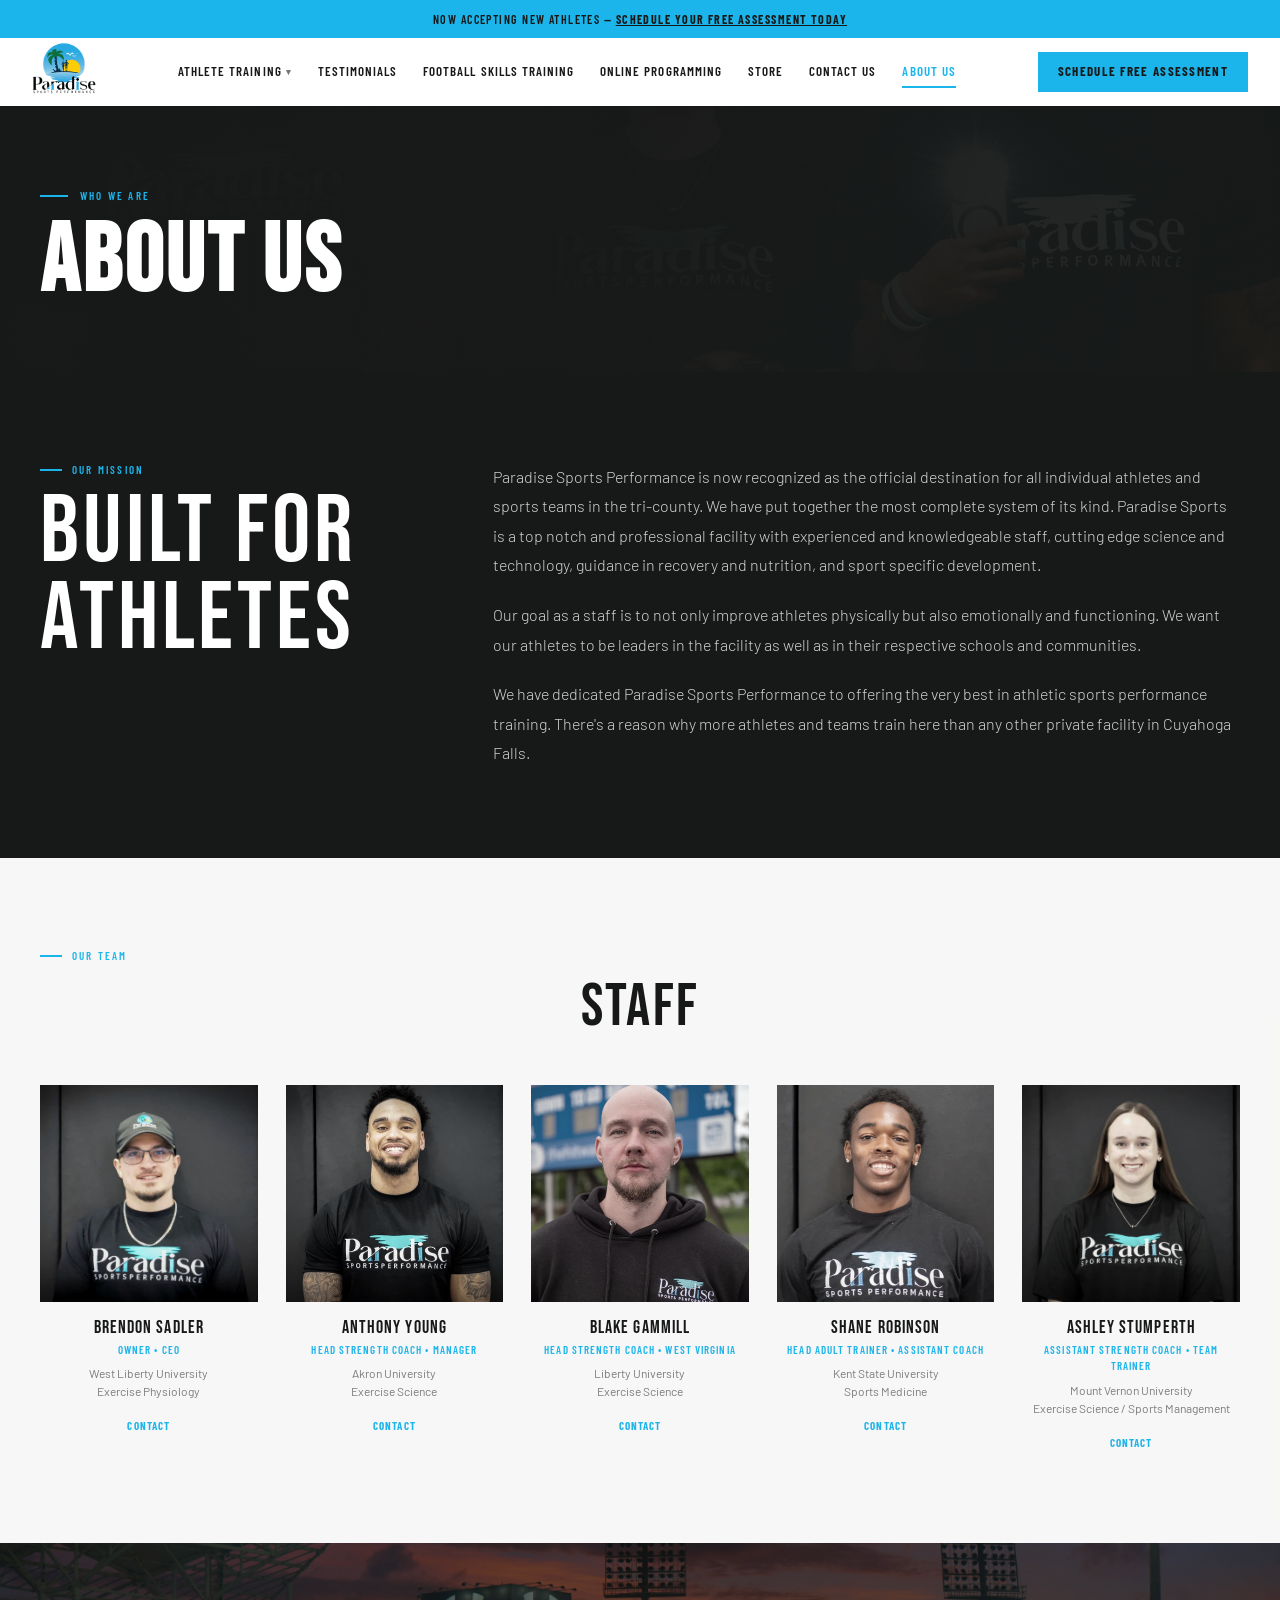
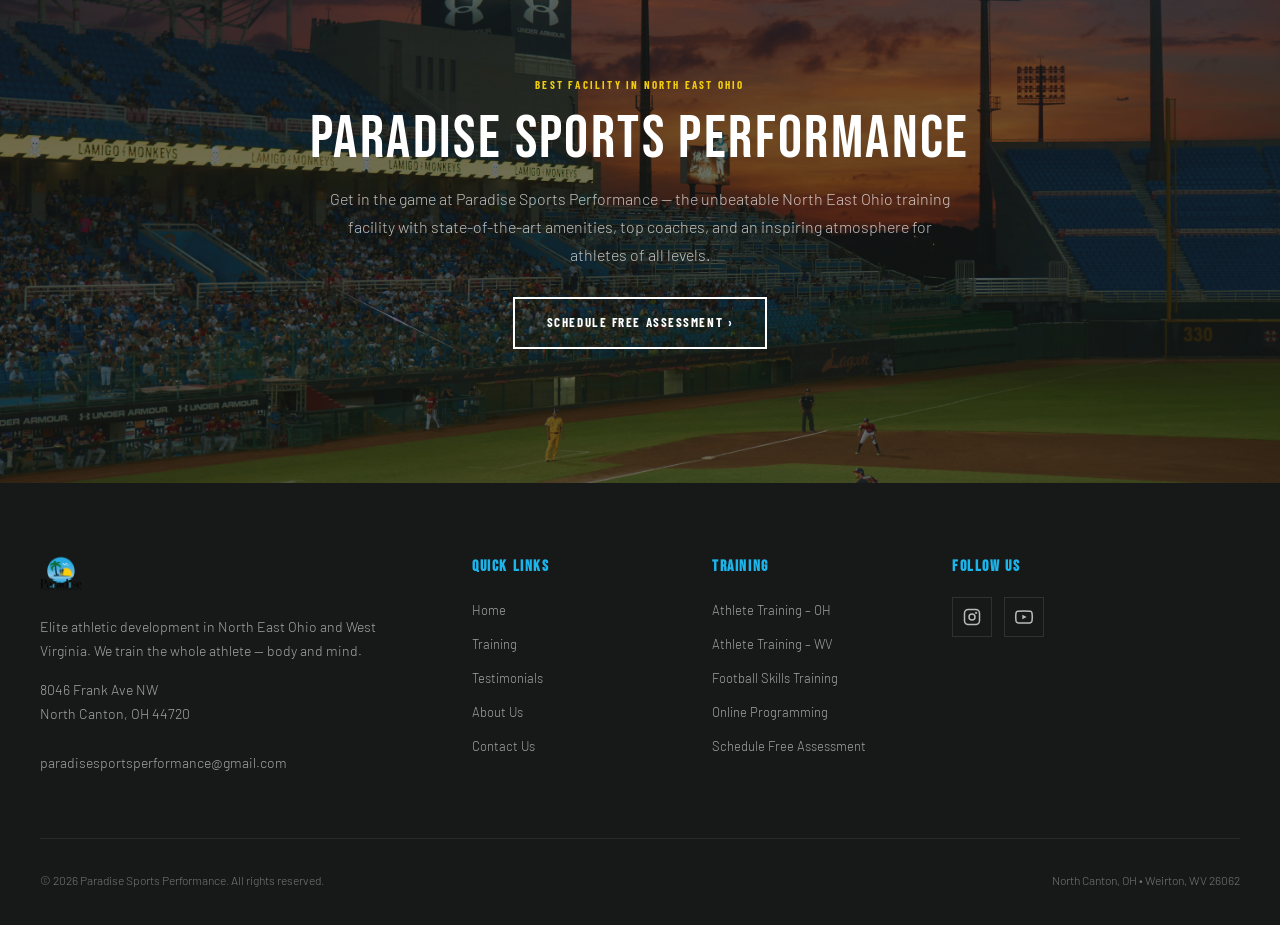
<file: about.html>
<!DOCTYPE html>
<html lang="en">
<head>
  <meta charset="UTF-8" />
  <meta name="viewport" content="width=device-width, initial-scale=1.0" />
  <title>About Paradise Sports Performance | Expert Coaching Staff | North East Ohio</title>
  <meta name="description" content="Meet the expert coaching staff behind North East Ohio's top athletic training facility. Brendon Sadler, Anthony Young, Blake Gammill &amp; more — dedicated to developing athletes in body and mind." />
  <meta name="robots" content="index, follow" />
  <link rel="canonical" href="https://paradisesportsperformance.com/about.html" />
  <meta property="og:type" content="website" />
  <meta property="og:site_name" content="Paradise Sports Performance" />
  <meta property="og:title" content="About Paradise Sports Performance | Expert Coaching Staff | North East Ohio" />
  <meta property="og:description" content="Meet the expert coaches at Paradise Sports Performance — North East Ohio's top athletic training facility. We develop athletes in body and mind." />
  <meta property="og:url" content="https://paradisesportsperformance.com/about.html" />
  <meta property="og:image" content="https://paradisesportsperformance.com/paradise%20logo%20600%205%20inch.png" />
  <meta name="twitter:card" content="summary_large_image" />
  <meta name="twitter:title" content="About Paradise Sports Performance | Expert Coaching Staff | North East Ohio" />
  <meta name="twitter:description" content="Meet the expert coaches at Paradise Sports Performance — North East Ohio's top athletic training facility. We develop athletes in body and mind." />
  <meta name="twitter:image" content="https://paradisesportsperformance.com/paradise%20logo%20600%205%20inch.png" />
  <link rel="icon" type="image/png" href="paradise logo 600 5 inch.png" />
  <link rel="preconnect" href="https://fonts.googleapis.com" />
  <link rel="preconnect" href="https://fonts.gstatic.com" crossorigin />
  <link href="https://fonts.googleapis.com/css2?family=Bebas+Neue&family=Barlow:ital,wght@0,300;0,400;0,600;1,400&family=Barlow+Condensed:wght@500;600;700&display=swap" rel="stylesheet" />
  <link rel="stylesheet" href="styles.css" />
  <script async defer src="https://app.visitortracking.com/assets/js/tracer.js"></script>
  <script>function init_tracer(){var t=new Tracer({websiteId:'3e495bb0-f7e0-4593-b745-4ecee57a43af',async:true,debug:false});}</script>
</head>
<body>

  <div class="announcement-bar">
    Now accepting new athletes — <a href="contact.html">Schedule Your Free Assessment Today</a>
  </div>

  <header>
    <div class="header-inner">
      <a class="logo" href="index.html"><img src="paradise logo 600 5 inch.png" alt="Paradise Sports Performance" /></a>
      <nav>
        <div class="nav-item">
          <a href="training.html">Athlete Training</a>
          <div class="dropdown">
            <a href="training.html#ohio">Ohio</a>
            <a href="training.html#wv">West Virginia</a>
          </div>
        </div>
        <a href="testimonials.html">Testimonials</a>
        <a href="7v7.html">Football Skills Training</a>
        <a href="online-programming.html">Online Programming</a>
        <a href="store.html">Store</a>
        <a href="contact.html">Contact Us</a>
        <a href="about.html" aria-current="page">About Us</a>
      </nav>
      <div class="header-actions">
        <a href="contact.html">Schedule Free Assessment</a>
      </div>
      <button class="hamburger" id="hamburgerBtn" aria-label="Open menu">
        <span></span><span></span><span></span>
      </button>
    </div>
  </header>

  <div class="mobile-nav" id="mobileNav">
    <button class="mobile-nav-close" id="mobileNavClose">&times;</button>
    <a href="training.html" class="mobile-link">Athlete Training</a>
    <div class="mobile-nav-sub">
      <a href="training.html#ohio" class="mobile-link">→ Ohio</a>
      <a href="training.html#wv" class="mobile-link">→ West Virginia</a>
    </div>
    <a href="testimonials.html" class="mobile-link">Testimonials</a>
    <a href="7v7.html" class="mobile-link">Football Skills Training</a>
    <a href="online-programming.html" class="mobile-link">Online Programming</a>
    <a href="store.html" class="mobile-link">Store</a>
    <a href="contact.html" class="mobile-link">Contact Us</a>
    <a href="about.html" class="mobile-link">About Us</a>
  </div>

  <!-- PAGE HERO -->
  <div class="page-hero">
    <img class="page-hero-bg" src="Men_In_Black_Pose.webp" alt="" />
    <div class="page-hero-content">
      <p class="page-hero-label">Who We Are</p>
      <h1 class="page-hero-title">About Us</h1>
    </div>
  </div>

  <!-- ABOUT TEXT -->
  <section class="section section-dark">
    <div class="section-inner">
      <div class="about-content fade-up">
        <div class="about-eyebrow-col">
          <p class="section-label">Our Mission</p>
          <h2 class="section-heading">Built for<br>Athletes</h2>
        </div>
        <div class="about-text">
          <p>Paradise Sports Performance is now recognized as the official destination for all individual athletes and sports teams in the tri-county. We have put together the most complete system of its kind. Paradise Sports is a top notch and professional facility with experienced and knowledgeable staff, cutting edge science and technology, guidance in recovery and nutrition, and sport specific development.</p>
          <p>Our goal as a staff is to not only improve athletes physically but also emotionally and functioning. We want our athletes to be leaders in the facility as well as in their respective schools and communities.</p>
          <p>We have dedicated Paradise Sports Performance to offering the very best in athletic sports performance training. There's a reason why more athletes and teams train here than any other private facility in Cuyahoga Falls.</p>
        </div>
      </div>
    </div>
  </section>

  <!-- STAFF -->
  <section class="section section-gray">
    <div class="section-inner">
      <p class="section-label text-center">Our Team</p>
      <h2 class="section-heading text-center" style="margin-bottom:48px;">Staff</h2>
      <div class="staff-grid">
        <div class="staff-card fade-up">
          <div class="staff-img-wrap">
            <img class="staff-img" src="Brendan_Sadler_hs.webp" alt="Brendon Sadler" />
          </div>
          <p class="staff-name">Brendon Sadler</p>
          <p class="staff-title">Owner &bull; CEO</p>
          <p class="staff-edu">West Liberty University<br>Exercise Physiology</p>
          <a href="contact.html">Contact</a>
        </div>
        <div class="staff-card fade-up" style="transition-delay:0.1s">
          <div class="staff-img-wrap">
            <img class="staff-img" src="Anthony_Young_hs_407x_crop_center.webp" alt="Anthony Young" />
          </div>
          <p class="staff-name">Anthony Young</p>
          <p class="staff-title">Head Strength Coach &bull; Manager</p>
          <p class="staff-edu">Akron University<br>Exercise Science</p>
          <a href="contact.html">Contact</a>
        </div>
        <div class="staff-card fade-up" style="transition-delay:0.2s">
          <div class="staff-img-wrap">
            <img class="staff-img" src="IMG_6770_814x_crop_center.webp" alt="Blake Gammill" style="object-position:center;" />
          </div>
          <p class="staff-name">Blake Gammill</p>
          <p class="staff-title">Head Strength Coach &bull; West Virginia</p>
          <p class="staff-edu">Liberty University<br>Exercise Science</p>
          <a href="contact.html">Contact</a>
        </div>
        <div class="staff-card fade-up" style="transition-delay:0.3s">
          <div class="staff-img-wrap">
            <img class="staff-img" src="Shane_Robinson_407x_crop_center.webp" alt="Shane Robinson" />
          </div>
          <p class="staff-name">Shane Robinson</p>
          <p class="staff-title">Head Adult Trainer &bull; Assistant Coach</p>
          <p class="staff-edu">Kent State University<br>Sports Medicine</p>
          <a href="contact.html">Contact</a>
        </div>
        <div class="staff-card fade-up" style="transition-delay:0.4s">
          <div class="staff-img-wrap">
            <img class="staff-img" src="Ashley_Stumperth_hs_814x_crop_center.webp" alt="Ashley Stumperth" />
          </div>
          <p class="staff-name">Ashley Stumperth</p>
          <p class="staff-title">Assistant Strength Coach &bull; Team Trainer</p>
          <p class="staff-edu">Mount Vernon University<br>Exercise Science / Sports Management</p>
          <a href="contact.html">Contact</a>
        </div>
      </div>
    </div>
  </section>

  <!-- FACILITY -->
  <div class="facility-hero">
    <img class="facility-bg" src="baseball field.jpeg" alt="Paradise Sports Performance Facility" />
    <div class="facility-overlay">
      <p class="facility-tagline">Best Facility in North East Ohio</p>
      <h2 class="section-heading">Paradise Sports Performance</h2>
      <p class="facility-desc">Get in the game at Paradise Sports Performance — the unbeatable North East Ohio training facility with state-of-the-art amenities, top coaches, and an inspiring atmosphere for athletes of all levels.</p>
      <a class="btn" href="contact.html" style="margin-top:28px;">Schedule Free Assessment &rsaquo;</a>
    </div>
  </div>

  <footer>
    <div class="footer-inner">
      <div class="footer-grid">
        <div class="footer-brand">
          <div class="logo"><img src="paradise logo 600 5 inch.png" alt="Paradise Sports Performance" style="height:42px;" /></div>
          <p>Elite athletic development in North East Ohio and West Virginia. We train the whole athlete — body and mind.</p>
          <p class="footer-address">
            8046 Frank Ave NW<br>
            North Canton, OH 44720<br><br>
            <a href="mailto:paradisesportsperformance@gmail.com">paradisesportsperformance@gmail.com</a>
          </p>
        </div>
        <div class="footer-col">
          <h4>Quick Links</h4>
          <ul>
            <li><a href="index.html">Home</a></li>
            <li><a href="training.html">Training</a></li>
            <li><a href="testimonials.html">Testimonials</a></li>
            <li><a href="about.html">About Us</a></li>
            <li><a href="contact.html">Contact Us</a></li>
          </ul>
        </div>
        <div class="footer-col">
          <h4>Training</h4>
          <ul>
            <li><a href="training.html#ohio">Athlete Training – OH</a></li>
            <li><a href="training.html#wv">Athlete Training – WV</a></li>
            <li><a href="7v7.html">Football Skills Training</a></li>
            <li><a href="online-programming.html">Online Programming</a></li>
            <li><a href="contact.html">Schedule Free Assessment</a></li>
          </ul>
        </div>
        <div class="footer-col">
          <h4>Follow Us</h4>
          <div class="social-links">
            <a href="https://www.instagram.com/paradisesportsperformance/" target="_blank" rel="noopener" title="Instagram">
              <svg width="18" height="18" viewBox="0 0 24 24" fill="none" stroke="currentColor" stroke-width="2" stroke-linecap="round" stroke-linejoin="round"><rect x="2" y="2" width="20" height="20" rx="5"/><circle cx="12" cy="12" r="4"/><circle cx="17.5" cy="6.5" r="0.5" fill="currentColor"/></svg>
            </a>
            <a href="https://www.youtube.com/@paradisesportsperformance" target="_blank" rel="noopener" title="YouTube">
              <svg width="18" height="18" viewBox="0 0 24 24" fill="none" stroke="currentColor" stroke-width="2" stroke-linecap="round" stroke-linejoin="round"><path d="M22.54 6.42A2.78 2.78 0 0 0 20.6 4.46C18.88 4 12 4 12 4s-6.88 0-8.6.46A2.78 2.78 0 0 0 1.46 6.42 29 29 0 0 0 1 12a29 29 0 0 0 .46 5.58A2.78 2.78 0 0 0 3.4 19.54C5.12 20 12 20 12 20s6.88 0 8.6-.46a2.78 2.78 0 0 0 1.94-1.96A29 29 0 0 0 23 12a29 29 0 0 0-.46-5.58z"/><polygon points="9.75 15.02 15.5 12 9.75 8.98 9.75 15.02" stroke="none" fill="currentColor"/></svg>
            </a>
          </div>
        </div>
      </div>
      <div class="footer-bottom">
        <p>&copy; 2026 Paradise Sports Performance. All rights reserved.</p>
        <p>North Canton, OH &bull; Weirton, WV 26062</p>
      </div>
    </div>
  </footer>

  <script>
    const hamburgerBtn = document.getElementById('hamburgerBtn');
    const mobileNav = document.getElementById('mobileNav');
    const mobileNavClose = document.getElementById('mobileNavClose');
    hamburgerBtn.addEventListener('click', () => mobileNav.classList.add('open'));
    mobileNavClose.addEventListener('click', () => mobileNav.classList.remove('open'));
    document.querySelectorAll('.mobile-link').forEach(link => {
      link.addEventListener('click', () => mobileNav.classList.remove('open'));
    });
    function handleNewsletter(e) {
      e.preventDefault();
      alert('Thank you for subscribing!');
      e.target.querySelector('input').value = '';
      return false;
    }
    const observer = new IntersectionObserver(entries => {
      entries.forEach(e => { if (e.isIntersecting) e.target.classList.add('visible'); });
    }, { threshold: 0.1 });
    document.querySelectorAll('.fade-up').forEach(el => observer.observe(el));
  </script>
</body>
</html>
</file>
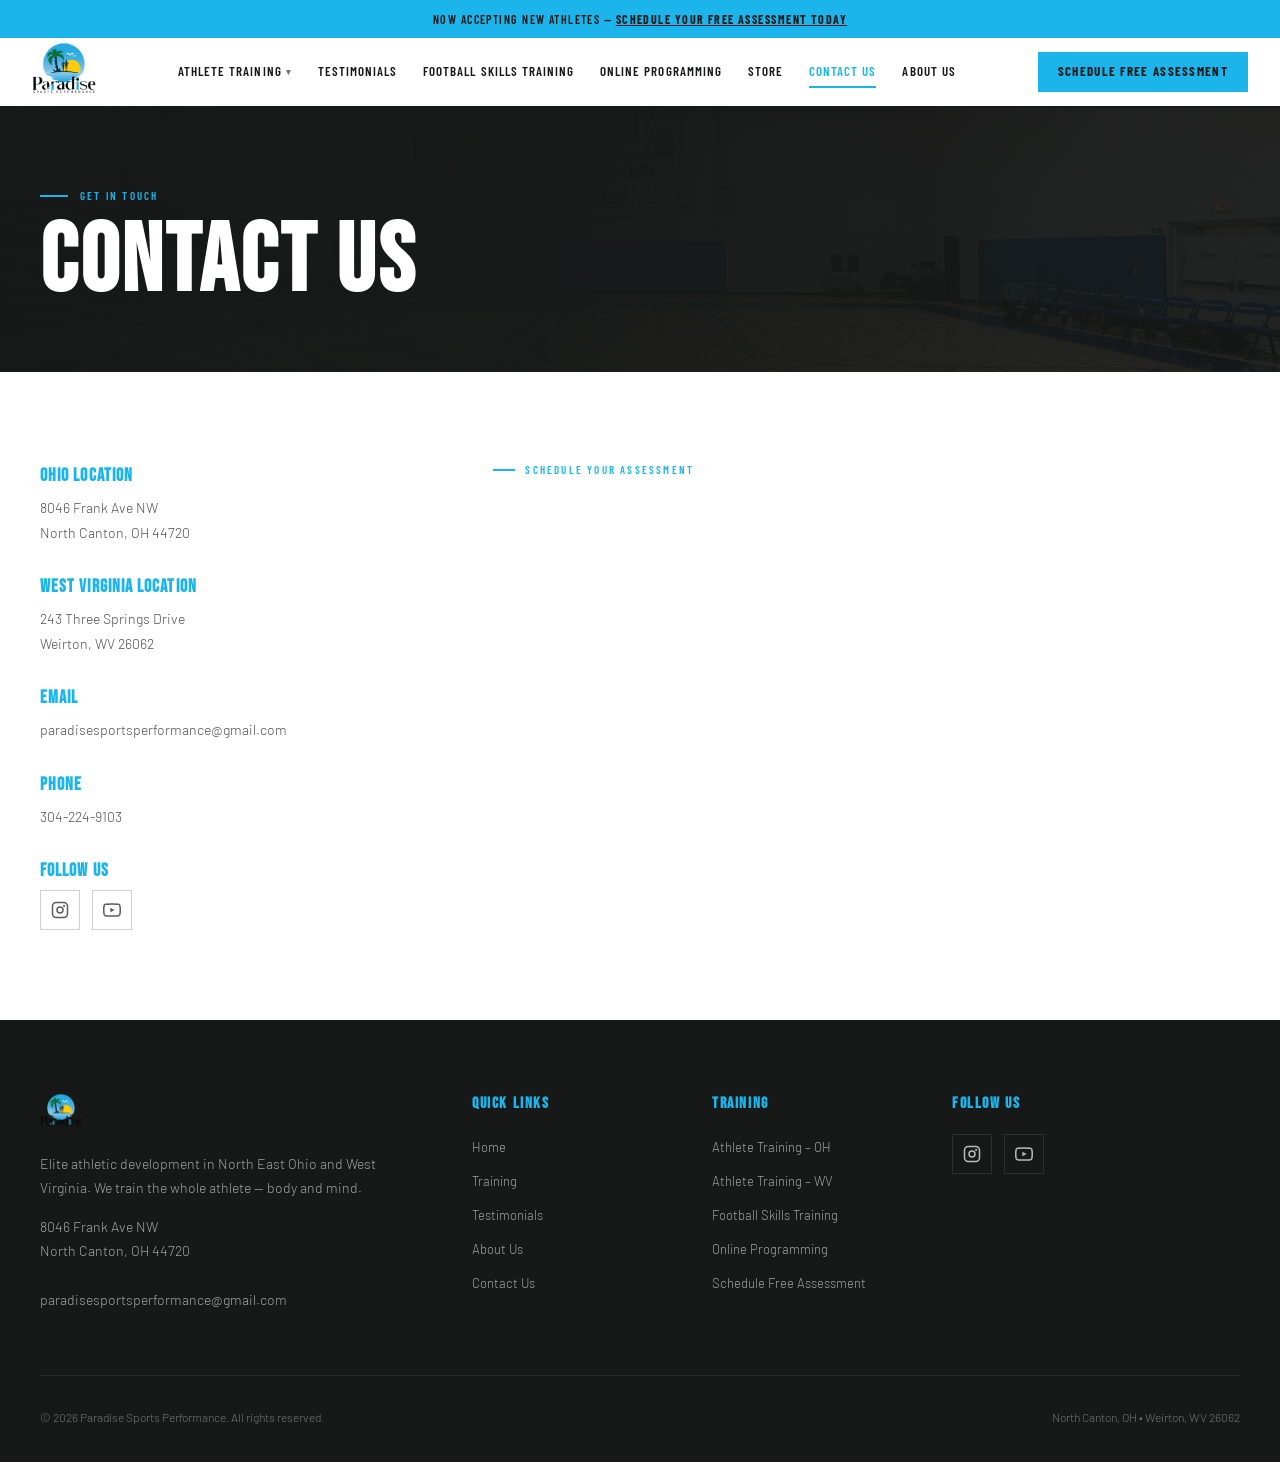
<file: contact.html>
<!DOCTYPE html>
<html lang="en">
<head>
  <meta charset="UTF-8" />
  <meta name="viewport" content="width=device-width, initial-scale=1.0" />
  <title>Contact Us | Schedule Your Free Assessment | Paradise Sports Performance</title>
  <meta name="description" content="Contact Paradise Sports Performance in North Canton, OH or Weirton, WV. Schedule your free athlete assessment, ask about programs, or get directions. Call 304-224-9103." />
  <meta name="robots" content="index, follow" />
  <link rel="canonical" href="https://paradisesportsperformance.com/contact.html" />
  <meta property="og:type" content="website" />
  <meta property="og:site_name" content="Paradise Sports Performance" />
  <meta property="og:title" content="Contact Us | Schedule Your Free Assessment | Paradise Sports Performance" />
  <meta property="og:description" content="Contact Paradise Sports Performance in North Canton, OH or Weirton, WV. Schedule your free athlete assessment or ask about our training programs." />
  <meta property="og:url" content="https://paradisesportsperformance.com/contact.html" />
  <meta property="og:image" content="https://paradisesportsperformance.com/paradise%20logo%20600%205%20inch.png" />
  <meta name="twitter:card" content="summary_large_image" />
  <meta name="twitter:title" content="Contact Us | Schedule Your Free Assessment | Paradise Sports Performance" />
  <meta name="twitter:description" content="Contact Paradise Sports Performance in North Canton, OH or Weirton, WV. Schedule your free athlete assessment or ask about our training programs." />
  <meta name="twitter:image" content="https://paradisesportsperformance.com/paradise%20logo%20600%205%20inch.png" />
  <link rel="icon" type="image/png" href="paradise logo 600 5 inch.png" />
  <link rel="preconnect" href="https://fonts.googleapis.com" />
  <link rel="preconnect" href="https://fonts.gstatic.com" crossorigin />
  <link href="https://fonts.googleapis.com/css2?family=Bebas+Neue&family=Barlow:ital,wght@0,300;0,400;0,600;1,400&family=Barlow+Condensed:wght@500;600;700&display=swap" rel="stylesheet" />
  <link rel="stylesheet" href="styles.css" />
  <script async defer src="https://app.visitortracking.com/assets/js/tracer.js"></script>
  <script>function init_tracer(){var t=new Tracer({websiteId:'3e495bb0-f7e0-4593-b745-4ecee57a43af',async:true,debug:false});}</script>
</head>
<body>

  <div class="announcement-bar">
    Now accepting new athletes — <a href="contact.html">Schedule Your Free Assessment Today</a>
  </div>

  <header>
    <div class="header-inner">
      <a class="logo" href="index.html"><img src="paradise logo 600 5 inch.png" alt="Paradise Sports Performance" /></a>
      <nav>
        <div class="nav-item">
          <a href="training.html">Athlete Training</a>
          <div class="dropdown">
            <a href="training.html#ohio">Ohio</a>
            <a href="training.html#wv">West Virginia</a>
          </div>
        </div>
        <a href="testimonials.html">Testimonials</a>
        <a href="7v7.html">Football Skills Training</a>
        <a href="online-programming.html">Online Programming</a>
        <a href="store.html">Store</a>
        <a href="contact.html" aria-current="page">Contact Us</a>
        <a href="about.html">About Us</a>
      </nav>
      <div class="header-actions">
        <a href="contact.html">Schedule Free Assessment</a>
      </div>
      <button class="hamburger" id="hamburgerBtn" aria-label="Open menu">
        <span></span><span></span><span></span>
      </button>
    </div>
  </header>

  <div class="mobile-nav" id="mobileNav">
    <button class="mobile-nav-close" id="mobileNavClose">&times;</button>
    <a href="training.html" class="mobile-link">Athlete Training</a>
    <div class="mobile-nav-sub">
      <a href="training.html#ohio" class="mobile-link">→ Ohio</a>
      <a href="training.html#wv" class="mobile-link">→ West Virginia</a>
    </div>
    <a href="testimonials.html" class="mobile-link">Testimonials</a>
    <a href="7v7.html" class="mobile-link">Football Skills Training</a>
    <a href="online-programming.html" class="mobile-link">Online Programming</a>
    <a href="store.html" class="mobile-link">Store</a>
    <a href="contact.html" class="mobile-link">Contact Us</a>
    <a href="about.html" class="mobile-link">About Us</a>
  </div>

  <!-- PAGE HERO -->
  <div class="page-hero">
    <img class="page-hero-bg" src="basketball court.jpg" alt="" />
    <div class="page-hero-content">
      <p class="page-hero-label">Get In Touch</p>
      <h1 class="page-hero-title">Contact Us</h1>
    </div>
  </div>

  <!-- CONTACT -->
  <section class="section">
    <div class="section-inner">
      <div class="contact-grid">
        <div class="contact-info fade-up">
          <div class="contact-info-block">
            <h4>Ohio Location</h4>
            <p>8046 Frank Ave NW<br>North Canton, OH 44720</p>
          </div>
          <div class="contact-info-block">
            <h4>West Virginia Location</h4>
            <p>243 Three Springs Drive<br>Weirton, WV 26062</p>
          </div>
          <div class="contact-info-block">
            <h4>Email</h4>
            <a href="mailto:paradisesportsperformance@gmail.com">paradisesportsperformance@gmail.com</a>
          </div>
          <div class="contact-info-block">
            <h4>Phone</h4>
            <a href="tel:3042249103">304-224-9103</a>
          </div>
          <div class="contact-info-block">
            <h4>Follow Us</h4>
            <div class="social-links" style="margin-top:0;">
              <a href="https://www.instagram.com/paradisesportsperformance/" target="_blank" rel="noopener" title="Instagram" style="border-color:var(--silver);color:var(--black);">
                <svg width="18" height="18" viewBox="0 0 24 24" fill="none" stroke="currentColor" stroke-width="2" stroke-linecap="round" stroke-linejoin="round"><rect x="2" y="2" width="20" height="20" rx="5"/><circle cx="12" cy="12" r="4"/><circle cx="17.5" cy="6.5" r="0.5" fill="currentColor"/></svg>
              </a>
              <a href="https://www.youtube.com/@paradisesportsperformance" target="_blank" rel="noopener" title="YouTube" style="border-color:var(--silver);color:var(--black);">
                <svg width="18" height="18" viewBox="0 0 24 24" fill="none" stroke="currentColor" stroke-width="2" stroke-linecap="round" stroke-linejoin="round"><path d="M22.54 6.42A2.78 2.78 0 0 0 20.6 4.46C18.88 4 12 4 12 4s-6.88 0-8.6.46A2.78 2.78 0 0 0 1.46 6.42 29 29 0 0 0 1 12a29 29 0 0 0 .46 5.58A2.78 2.78 0 0 0 3.4 19.54C5.12 20 12 20 12 20s6.88 0 8.6-.46a2.78 2.78 0 0 0 1.94-1.96A29 29 0 0 0 23 12a29 29 0 0 0-.46-5.58z"/><polygon points="9.75 15.02 15.5 12 9.75 8.98 9.75 15.02" stroke="none" fill="currentColor"/></svg>
              </a>
            </div>
          </div>
        </div>
        <div class="fade-up" style="transition-delay:0.15s;">
          <p class="section-label" style="margin-bottom:24px;">Schedule Your Assessment</p>
          <div class="deftform" data-form-id="debf859e-8e7a-4273-a5ef-91b89a146ad7" data-form-width="100%" data-form-align="center" data-form-auto-height="1"></div>
          <script src="https://cdn.deftform.com/embed.js"></script>
        </div>
      </div>
    </div>
  </section>

  <footer>
    <div class="footer-inner">
      <div class="footer-grid">
        <div class="footer-brand">
          <div class="logo"><img src="paradise logo 600 5 inch.png" alt="Paradise Sports Performance" style="height:42px;" /></div>
          <p>Elite athletic development in North East Ohio and West Virginia. We train the whole athlete — body and mind.</p>
          <p class="footer-address">
            8046 Frank Ave NW<br>
            North Canton, OH 44720<br><br>
            <a href="mailto:paradisesportsperformance@gmail.com">paradisesportsperformance@gmail.com</a>
          </p>
        </div>
        <div class="footer-col">
          <h4>Quick Links</h4>
          <ul>
            <li><a href="index.html">Home</a></li>
            <li><a href="training.html">Training</a></li>
            <li><a href="testimonials.html">Testimonials</a></li>
            <li><a href="about.html">About Us</a></li>
            <li><a href="contact.html">Contact Us</a></li>
          </ul>
        </div>
        <div class="footer-col">
          <h4>Training</h4>
          <ul>
            <li><a href="training.html#ohio">Athlete Training – OH</a></li>
            <li><a href="training.html#wv">Athlete Training – WV</a></li>
            <li><a href="7v7.html">Football Skills Training</a></li>
            <li><a href="online-programming.html">Online Programming</a></li>
            <li><a href="contact.html">Schedule Free Assessment</a></li>
          </ul>
        </div>
        <div class="footer-col">
          <h4>Follow Us</h4>
          <div class="social-links">
            <a href="https://www.instagram.com/paradisesportsperformance/" target="_blank" rel="noopener" title="Instagram">
              <svg width="18" height="18" viewBox="0 0 24 24" fill="none" stroke="currentColor" stroke-width="2" stroke-linecap="round" stroke-linejoin="round"><rect x="2" y="2" width="20" height="20" rx="5"/><circle cx="12" cy="12" r="4"/><circle cx="17.5" cy="6.5" r="0.5" fill="currentColor"/></svg>
            </a>
            <a href="https://www.youtube.com/@paradisesportsperformance" target="_blank" rel="noopener" title="YouTube">
              <svg width="18" height="18" viewBox="0 0 24 24" fill="none" stroke="currentColor" stroke-width="2" stroke-linecap="round" stroke-linejoin="round"><path d="M22.54 6.42A2.78 2.78 0 0 0 20.6 4.46C18.88 4 12 4 12 4s-6.88 0-8.6.46A2.78 2.78 0 0 0 1.46 6.42 29 29 0 0 0 1 12a29 29 0 0 0 .46 5.58A2.78 2.78 0 0 0 3.4 19.54C5.12 20 12 20 12 20s6.88 0 8.6-.46a2.78 2.78 0 0 0 1.94-1.96A29 29 0 0 0 23 12a29 29 0 0 0-.46-5.58z"/><polygon points="9.75 15.02 15.5 12 9.75 8.98 9.75 15.02" stroke="none" fill="currentColor"/></svg>
            </a>
          </div>
        </div>
      </div>
      <div class="footer-bottom">
        <p>&copy; 2026 Paradise Sports Performance. All rights reserved.</p>
        <p>North Canton, OH &bull; Weirton, WV 26062</p>
      </div>
    </div>
  </footer>

  <script>
    const hamburgerBtn = document.getElementById('hamburgerBtn');
    const mobileNav = document.getElementById('mobileNav');
    const mobileNavClose = document.getElementById('mobileNavClose');
    hamburgerBtn.addEventListener('click', () => mobileNav.classList.add('open'));
    mobileNavClose.addEventListener('click', () => mobileNav.classList.remove('open'));
    document.querySelectorAll('.mobile-link').forEach(link => {
      link.addEventListener('click', () => mobileNav.classList.remove('open'));
    });
    function handleNewsletter(e) {
      e.preventDefault();
      alert('Thank you for subscribing!');
      e.target.querySelector('input').value = '';
      return false;
    }
    const observer = new IntersectionObserver(entries => {
      entries.forEach(e => { if (e.isIntersecting) e.target.classList.add('visible'); });
    }, { threshold: 0.1 });
    document.querySelectorAll('.fade-up').forEach(el => observer.observe(el));
  </script>
</body>
</html>
</file>
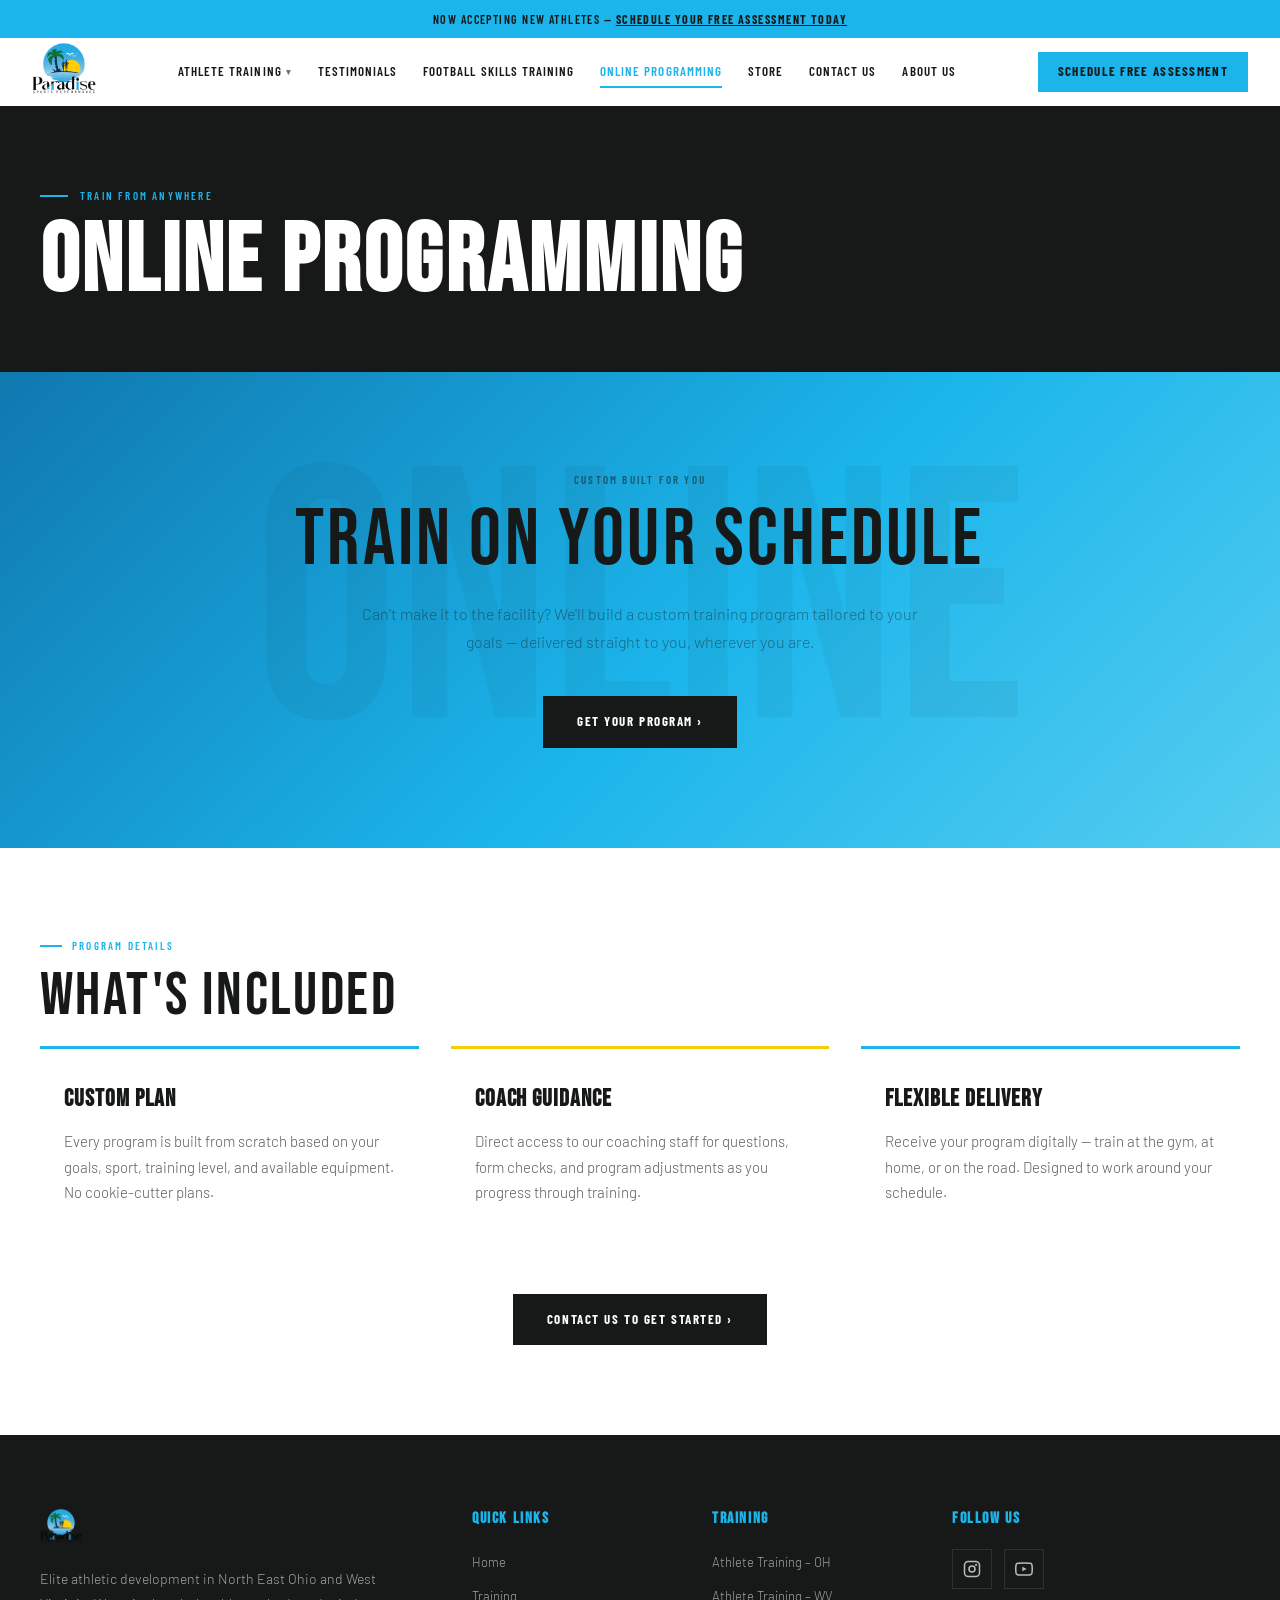
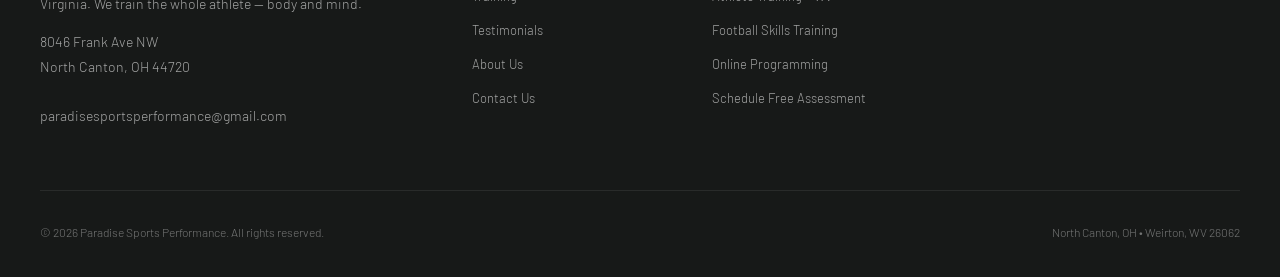
<file: online-programming.html>
<!DOCTYPE html>
<html lang="en">
<head>
  <meta charset="UTF-8" />
  <meta name="viewport" content="width=device-width, initial-scale=1.0" />
  <title>Online Athlete Programming | Remote Training Plans | Paradise Sports Performance</title>
  <meta name="description" content="Train with Paradise Sports Performance from anywhere. Custom online programming for athletes — expert coaches, personalized workout plans &amp; real results no matter your location." />
  <meta name="robots" content="index, follow" />
  <link rel="canonical" href="https://paradisesportsperformance.com/online-programming.html" />
  <meta property="og:type" content="website" />
  <meta property="og:site_name" content="Paradise Sports Performance" />
  <meta property="og:title" content="Online Athlete Programming | Remote Training Plans | Paradise Sports Performance" />
  <meta property="og:description" content="Train with Paradise Sports Performance from anywhere. Custom online programming — expert coaches, personalized plans &amp; real results for any athlete." />
  <meta property="og:url" content="https://paradisesportsperformance.com/online-programming.html" />
  <meta property="og:image" content="https://paradisesportsperformance.com/paradise%20logo%20600%205%20inch.png" />
  <meta name="twitter:card" content="summary_large_image" />
  <meta name="twitter:title" content="Online Athlete Programming | Remote Training Plans | Paradise Sports Performance" />
  <meta name="twitter:description" content="Train with Paradise Sports Performance from anywhere. Custom online programming — expert coaches, personalized plans &amp; real results for any athlete." />
  <meta name="twitter:image" content="https://paradisesportsperformance.com/paradise%20logo%20600%205%20inch.png" />
  <link rel="icon" type="image/png" href="paradise logo 600 5 inch.png" />
  <link rel="preconnect" href="https://fonts.googleapis.com" />
  <link rel="preconnect" href="https://fonts.gstatic.com" crossorigin />
  <link href="https://fonts.googleapis.com/css2?family=Bebas+Neue&family=Barlow:ital,wght@0,300;0,400;0,600;1,400&family=Barlow+Condensed:wght@500;600;700&display=swap" rel="stylesheet" />
  <link rel="stylesheet" href="styles.css" />
  <script async defer src="https://app.visitortracking.com/assets/js/tracer.js"></script>
  <script>function init_tracer(){var t=new Tracer({websiteId:'3e495bb0-f7e0-4593-b745-4ecee57a43af',async:true,debug:false});}</script>
</head>
<body>

  <div class="announcement-bar">
    Now accepting new athletes — <a href="contact.html">Schedule Your Free Assessment Today</a>
  </div>

  <header>
    <div class="header-inner">
      <a class="logo" href="index.html"><img src="paradise logo 600 5 inch.png" alt="Paradise Sports Performance" /></a>
      <nav>
        <div class="nav-item">
          <a href="training.html">Athlete Training</a>
          <div class="dropdown">
            <a href="training.html#ohio">Ohio</a>
            <a href="training.html#wv">West Virginia</a>
          </div>
        </div>
        <a href="testimonials.html">Testimonials</a>
        <a href="7v7.html">Football Skills Training</a>
        <a href="online-programming.html" aria-current="page">Online Programming</a>
        <a href="store.html">Store</a>
        <a href="contact.html">Contact Us</a>
        <a href="about.html">About Us</a>
      </nav>
      <div class="header-actions">
        <a href="contact.html">Schedule Free Assessment</a>
      </div>
      <button class="hamburger" id="hamburgerBtn" aria-label="Open menu">
        <span></span><span></span><span></span>
      </button>
    </div>
  </header>

  <div class="mobile-nav" id="mobileNav">
    <button class="mobile-nav-close" id="mobileNavClose">&times;</button>
    <a href="training.html" class="mobile-link">Athlete Training</a>
    <div class="mobile-nav-sub">
      <a href="training.html#ohio" class="mobile-link">→ Ohio</a>
      <a href="training.html#wv" class="mobile-link">→ West Virginia</a>
    </div>
    <a href="testimonials.html" class="mobile-link">Testimonials</a>
    <a href="7v7.html" class="mobile-link">Football Skills Training</a>
    <a href="online-programming.html" class="mobile-link">Online Programming</a>
    <a href="store.html" class="mobile-link">Store</a>
    <a href="contact.html" class="mobile-link">Contact Us</a>
    <a href="about.html" class="mobile-link">About Us</a>
  </div>

  <!-- PAGE HERO -->
  <div class="page-hero">
    <div class="page-hero-content">
      <p class="page-hero-label">Train From Anywhere</p>
      <h1 class="page-hero-title">Online Programming</h1>
    </div>
  </div>

  <!-- ONLINE PROGRAMMING CTA -->
  <div class="online-prog-section">
    <div class="section-inner">
      <p class="section-label">Custom Built For You</p>
      <h2 class="section-heading" style="font-size:clamp(48px,7vw,80px);margin-bottom:20px;">Train on Your Schedule</h2>
      <p class="section-sub">Can't make it to the facility? We'll build a custom training program tailored to your goals — delivered straight to you, wherever you are.</p>
      <a class="btn btn-dark" href="mailto:paradisesportsperformance@gmail.com">Get Your Program &rsaquo;</a>
    </div>
  </div>

  <!-- WHAT'S INCLUDED -->
  <section class="section">
    <div class="section-inner">
      <p class="section-label">Program Details</p>
      <h2 class="section-heading">What's Included</h2>
      <div style="display:grid;grid-template-columns:repeat(3,1fr);gap:32px;margin-top:16px;">
        <div style="padding:32px 24px;border-top:3px solid var(--deepskyblue);">
          <h3 style="font-family:'Bebas Neue',sans-serif;font-size:24px;letter-spacing:0.04em;margin-bottom:12px;">Custom Plan</h3>
          <p style="font-size:15px;line-height:1.7;opacity:0.7;font-weight:300;">Every program is built from scratch based on your goals, sport, training level, and available equipment. No cookie-cutter plans.</p>
        </div>
        <div style="padding:32px 24px;border-top:3px solid var(--gold);">
          <h3 style="font-family:'Bebas Neue',sans-serif;font-size:24px;letter-spacing:0.04em;margin-bottom:12px;">Coach Guidance</h3>
          <p style="font-size:15px;line-height:1.7;opacity:0.7;font-weight:300;">Direct access to our coaching staff for questions, form checks, and program adjustments as you progress through training.</p>
        </div>
        <div style="padding:32px 24px;border-top:3px solid var(--deepskyblue);">
          <h3 style="font-family:'Bebas Neue',sans-serif;font-size:24px;letter-spacing:0.04em;margin-bottom:12px;">Flexible Delivery</h3>
          <p style="font-size:15px;line-height:1.7;opacity:0.7;font-weight:300;">Receive your program digitally — train at the gym, at home, or on the road. Designed to work around your schedule.</p>
        </div>
      </div>
      <div style="margin-top:56px;text-align:center;">
        <a class="btn btn-dark" href="contact.html">Contact Us to Get Started &rsaquo;</a>
      </div>
    </div>
  </section>

  <footer>
    <div class="footer-inner">
      <div class="footer-grid">
        <div class="footer-brand">
          <div class="logo"><img src="paradise logo 600 5 inch.png" alt="Paradise Sports Performance" style="height:42px;" /></div>
          <p>Elite athletic development in North East Ohio and West Virginia. We train the whole athlete — body and mind.</p>
          <p class="footer-address">
            8046 Frank Ave NW<br>
            North Canton, OH 44720<br><br>
            <a href="mailto:paradisesportsperformance@gmail.com">paradisesportsperformance@gmail.com</a>
          </p>
        </div>
        <div class="footer-col">
          <h4>Quick Links</h4>
          <ul>
            <li><a href="index.html">Home</a></li>
            <li><a href="training.html">Training</a></li>
            <li><a href="testimonials.html">Testimonials</a></li>
            <li><a href="about.html">About Us</a></li>
            <li><a href="contact.html">Contact Us</a></li>
          </ul>
        </div>
        <div class="footer-col">
          <h4>Training</h4>
          <ul>
            <li><a href="training.html#ohio">Athlete Training – OH</a></li>
            <li><a href="training.html#wv">Athlete Training – WV</a></li>
            <li><a href="7v7.html">Football Skills Training</a></li>
            <li><a href="online-programming.html">Online Programming</a></li>
            <li><a href="contact.html">Schedule Free Assessment</a></li>
          </ul>
        </div>
        <div class="footer-col">
          <h4>Follow Us</h4>
          <div class="social-links">
            <a href="https://www.instagram.com/paradisesportsperformance/" target="_blank" rel="noopener" title="Instagram">
              <svg width="18" height="18" viewBox="0 0 24 24" fill="none" stroke="currentColor" stroke-width="2" stroke-linecap="round" stroke-linejoin="round"><rect x="2" y="2" width="20" height="20" rx="5"/><circle cx="12" cy="12" r="4"/><circle cx="17.5" cy="6.5" r="0.5" fill="currentColor"/></svg>
            </a>
            <a href="https://www.youtube.com/@paradisesportsperformance" target="_blank" rel="noopener" title="YouTube">
              <svg width="18" height="18" viewBox="0 0 24 24" fill="none" stroke="currentColor" stroke-width="2" stroke-linecap="round" stroke-linejoin="round"><path d="M22.54 6.42A2.78 2.78 0 0 0 20.6 4.46C18.88 4 12 4 12 4s-6.88 0-8.6.46A2.78 2.78 0 0 0 1.46 6.42 29 29 0 0 0 1 12a29 29 0 0 0 .46 5.58A2.78 2.78 0 0 0 3.4 19.54C5.12 20 12 20 12 20s6.88 0 8.6-.46a2.78 2.78 0 0 0 1.94-1.96A29 29 0 0 0 23 12a29 29 0 0 0-.46-5.58z"/><polygon points="9.75 15.02 15.5 12 9.75 8.98 9.75 15.02" stroke="none" fill="currentColor"/></svg>
            </a>
          </div>
        </div>
      </div>
      <div class="footer-bottom">
        <p>&copy; 2026 Paradise Sports Performance. All rights reserved.</p>
        <p>North Canton, OH &bull; Weirton, WV 26062</p>
      </div>
    </div>
  </footer>

  <script>
    const hamburgerBtn = document.getElementById('hamburgerBtn');
    const mobileNav = document.getElementById('mobileNav');
    const mobileNavClose = document.getElementById('mobileNavClose');
    hamburgerBtn.addEventListener('click', () => mobileNav.classList.add('open'));
    mobileNavClose.addEventListener('click', () => mobileNav.classList.remove('open'));
    document.querySelectorAll('.mobile-link').forEach(link => {
      link.addEventListener('click', () => mobileNav.classList.remove('open'));
    });
    function handleNewsletter(e) {
      e.preventDefault();
      alert('Thank you for subscribing!');
      e.target.querySelector('input').value = '';
      return false;
    }
  </script>
</body>
</html>
</file>
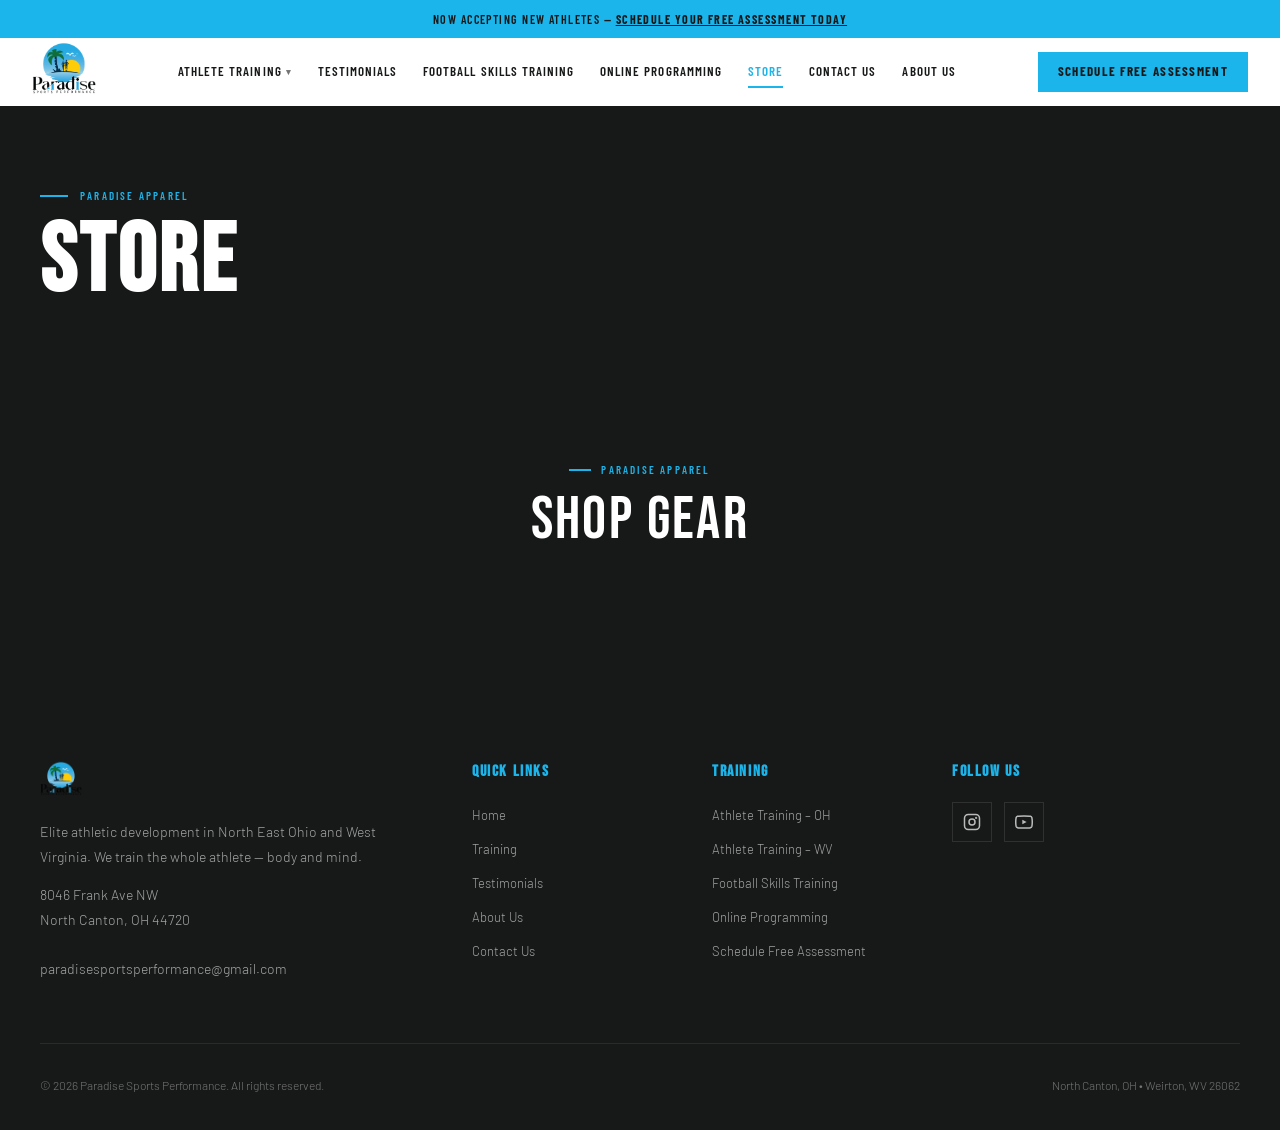
<file: store.html>
<!DOCTYPE html>
<html lang="en">
<head>
  <meta charset="UTF-8" />
  <meta name="viewport" content="width=device-width, initial-scale=1.0" />
  <title>Shop Training Gear &amp; Apparel | Paradise Sports Performance Store</title>
  <meta name="description" content="Shop Paradise Sports Performance merchandise and training gear. Rep the brand that powers North East Ohio's elite athletes — apparel, gear &amp; more." />
  <meta name="robots" content="index, follow" />
  <link rel="canonical" href="https://paradisesportsperformance.com/store.html" />
  <meta property="og:type" content="website" />
  <meta property="og:site_name" content="Paradise Sports Performance" />
  <meta property="og:title" content="Shop Training Gear &amp; Apparel | Paradise Sports Performance Store" />
  <meta property="og:description" content="Shop Paradise Sports Performance merchandise and training gear. Rep the brand that powers North East Ohio's elite athletes." />
  <meta property="og:url" content="https://paradisesportsperformance.com/store.html" />
  <meta property="og:image" content="https://paradisesportsperformance.com/paradise%20logo%20600%205%20inch.png" />
  <meta name="twitter:card" content="summary_large_image" />
  <meta name="twitter:title" content="Shop Training Gear &amp; Apparel | Paradise Sports Performance Store" />
  <meta name="twitter:description" content="Shop Paradise Sports Performance merchandise and training gear. Rep the brand that powers North East Ohio's elite athletes." />
  <meta name="twitter:image" content="https://paradisesportsperformance.com/paradise%20logo%20600%205%20inch.png" />
  <link rel="icon" type="image/png" href="paradise logo 600 5 inch.png" />
  <link rel="preconnect" href="https://fonts.googleapis.com" />
  <link rel="preconnect" href="https://fonts.gstatic.com" crossorigin />
  <link href="https://fonts.googleapis.com/css2?family=Bebas+Neue&family=Barlow:ital,wght@0,300;0,400;0,600;1,400&family=Barlow+Condensed:wght@500;600;700&display=swap" rel="stylesheet" />
  <link rel="stylesheet" href="styles.css" />
  <script async defer src="https://app.visitortracking.com/assets/js/tracer.js"></script>
  <script>function init_tracer(){var t=new Tracer({websiteId:'3e495bb0-f7e0-4593-b745-4ecee57a43af',async:true,debug:false});}</script>
</head>
<body>

  <div class="announcement-bar">
    Now accepting new athletes — <a href="contact.html">Schedule Your Free Assessment Today</a>
  </div>

  <header>
    <div class="header-inner">
      <a class="logo" href="index.html"><img src="paradise logo 600 5 inch.png" alt="Paradise Sports Performance" /></a>
      <nav>
        <div class="nav-item">
          <a href="training.html">Athlete Training</a>
          <div class="dropdown">
            <a href="training.html#ohio">Ohio</a>
            <a href="training.html#wv">West Virginia</a>
          </div>
        </div>
        <a href="testimonials.html">Testimonials</a>
        <a href="7v7.html">Football Skills Training</a>
        <a href="online-programming.html">Online Programming</a>
        <a href="store.html" aria-current="page">Store</a>
        <a href="contact.html">Contact Us</a>
        <a href="about.html">About Us</a>
      </nav>
      <div class="header-actions">
        <a href="contact.html">Schedule Free Assessment</a>
      </div>
      <button class="hamburger" id="hamburgerBtn" aria-label="Open menu">
        <span></span><span></span><span></span>
      </button>
    </div>
  </header>

  <div class="mobile-nav" id="mobileNav">
    <button class="mobile-nav-close" id="mobileNavClose">&times;</button>
    <a href="training.html" class="mobile-link">Athlete Training</a>
    <div class="mobile-nav-sub">
      <a href="training.html#ohio" class="mobile-link">→ Ohio</a>
      <a href="training.html#wv" class="mobile-link">→ West Virginia</a>
    </div>
    <a href="testimonials.html" class="mobile-link">Testimonials</a>
    <a href="7v7.html" class="mobile-link">Football Skills Training</a>
    <a href="online-programming.html" class="mobile-link">Online Programming</a>
    <a href="store.html" class="mobile-link">Store</a>
    <a href="contact.html" class="mobile-link">Contact Us</a>
    <a href="about.html" class="mobile-link">About Us</a>
  </div>

  <!-- PAGE HERO -->
  <div class="page-hero">
    <div class="page-hero-content">
      <p class="page-hero-label">Paradise Apparel</p>
      <h1 class="page-hero-title">Store</h1>
    </div>
  </div>

  <!-- PRODUCTS -->
  <section class="section section-dark">
    <div class="section-inner">
      <p class="section-label text-center" style="justify-content:center;">Paradise Apparel</p>
      <h2 class="section-heading text-center" style="margin-bottom:48px;">Shop Gear</h2>
      <div style="display:flex;flex-wrap:wrap;gap:40px;justify-content:center;">
        <script async src="https://js.stripe.com/v3/buy-button.js"></script>
        <stripe-buy-button
          buy-button-id="buy_btn_1TUmtJCuAKEMyP9O9a3sRuWY"
          publishable-key="pk_test_51TQo3OCuAKEMyP9O1bof6IPRSBtBEbFORq0wA5GDW9C80QJ1NoMTA4Cc18gI5J8GvDwFv69Og4ohMhsACPhw8biB00SXpqK632"
        ></stripe-buy-button>
      </div>
    </div>
  </section>

  <footer>
    <div class="footer-inner">
      <div class="footer-grid">
        <div class="footer-brand">
          <div class="logo"><img src="paradise logo 600 5 inch.png" alt="Paradise Sports Performance" style="height:42px;" /></div>
          <p>Elite athletic development in North East Ohio and West Virginia. We train the whole athlete — body and mind.</p>
          <p class="footer-address">
            8046 Frank Ave NW<br>
            North Canton, OH 44720<br><br>
            <a href="mailto:paradisesportsperformance@gmail.com">paradisesportsperformance@gmail.com</a>
          </p>
        </div>
        <div class="footer-col">
          <h4>Quick Links</h4>
          <ul>
            <li><a href="index.html">Home</a></li>
            <li><a href="training.html">Training</a></li>
            <li><a href="testimonials.html">Testimonials</a></li>
            <li><a href="about.html">About Us</a></li>
            <li><a href="contact.html">Contact Us</a></li>
          </ul>
        </div>
        <div class="footer-col">
          <h4>Training</h4>
          <ul>
            <li><a href="training.html#ohio">Athlete Training – OH</a></li>
            <li><a href="training.html#wv">Athlete Training – WV</a></li>
            <li><a href="7v7.html">Football Skills Training</a></li>
            <li><a href="online-programming.html">Online Programming</a></li>
            <li><a href="contact.html">Schedule Free Assessment</a></li>
          </ul>
        </div>
        <div class="footer-col">
          <h4>Follow Us</h4>
          <div class="social-links">
            <a href="https://www.instagram.com/paradisesportsperformance/" target="_blank" rel="noopener" title="Instagram">
              <svg width="18" height="18" viewBox="0 0 24 24" fill="none" stroke="currentColor" stroke-width="2" stroke-linecap="round" stroke-linejoin="round"><rect x="2" y="2" width="20" height="20" rx="5"/><circle cx="12" cy="12" r="4"/><circle cx="17.5" cy="6.5" r="0.5" fill="currentColor"/></svg>
            </a>
            <a href="https://www.youtube.com/@paradisesportsperformance" target="_blank" rel="noopener" title="YouTube">
              <svg width="18" height="18" viewBox="0 0 24 24" fill="none" stroke="currentColor" stroke-width="2" stroke-linecap="round" stroke-linejoin="round"><path d="M22.54 6.42A2.78 2.78 0 0 0 20.6 4.46C18.88 4 12 4 12 4s-6.88 0-8.6.46A2.78 2.78 0 0 0 1.46 6.42 29 29 0 0 0 1 12a29 29 0 0 0 .46 5.58A2.78 2.78 0 0 0 3.4 19.54C5.12 20 12 20 12 20s6.88 0 8.6-.46a2.78 2.78 0 0 0 1.94-1.96A29 29 0 0 0 23 12a29 29 0 0 0-.46-5.58z"/><polygon points="9.75 15.02 15.5 12 9.75 8.98 9.75 15.02" stroke="none" fill="currentColor"/></svg>
            </a>
          </div>
        </div>
      </div>
      <div class="footer-bottom">
        <p>&copy; 2026 Paradise Sports Performance. All rights reserved.</p>
        <p>North Canton, OH &bull; Weirton, WV 26062</p>
      </div>
    </div>
  </footer>

  <script>
    const hamburgerBtn = document.getElementById('hamburgerBtn');
    const mobileNav = document.getElementById('mobileNav');
    const mobileNavClose = document.getElementById('mobileNavClose');
    hamburgerBtn.addEventListener('click', () => mobileNav.classList.add('open'));
    mobileNavClose.addEventListener('click', () => mobileNav.classList.remove('open'));
    document.querySelectorAll('.mobile-link').forEach(link => {
      link.addEventListener('click', () => mobileNav.classList.remove('open'));
    });
    function handleNewsletter(e) {
      e.preventDefault();
      alert('Thank you for subscribing!');
      e.target.querySelector('input').value = '';
      return false;
    }
  </script>
</body>
</html>
</file>
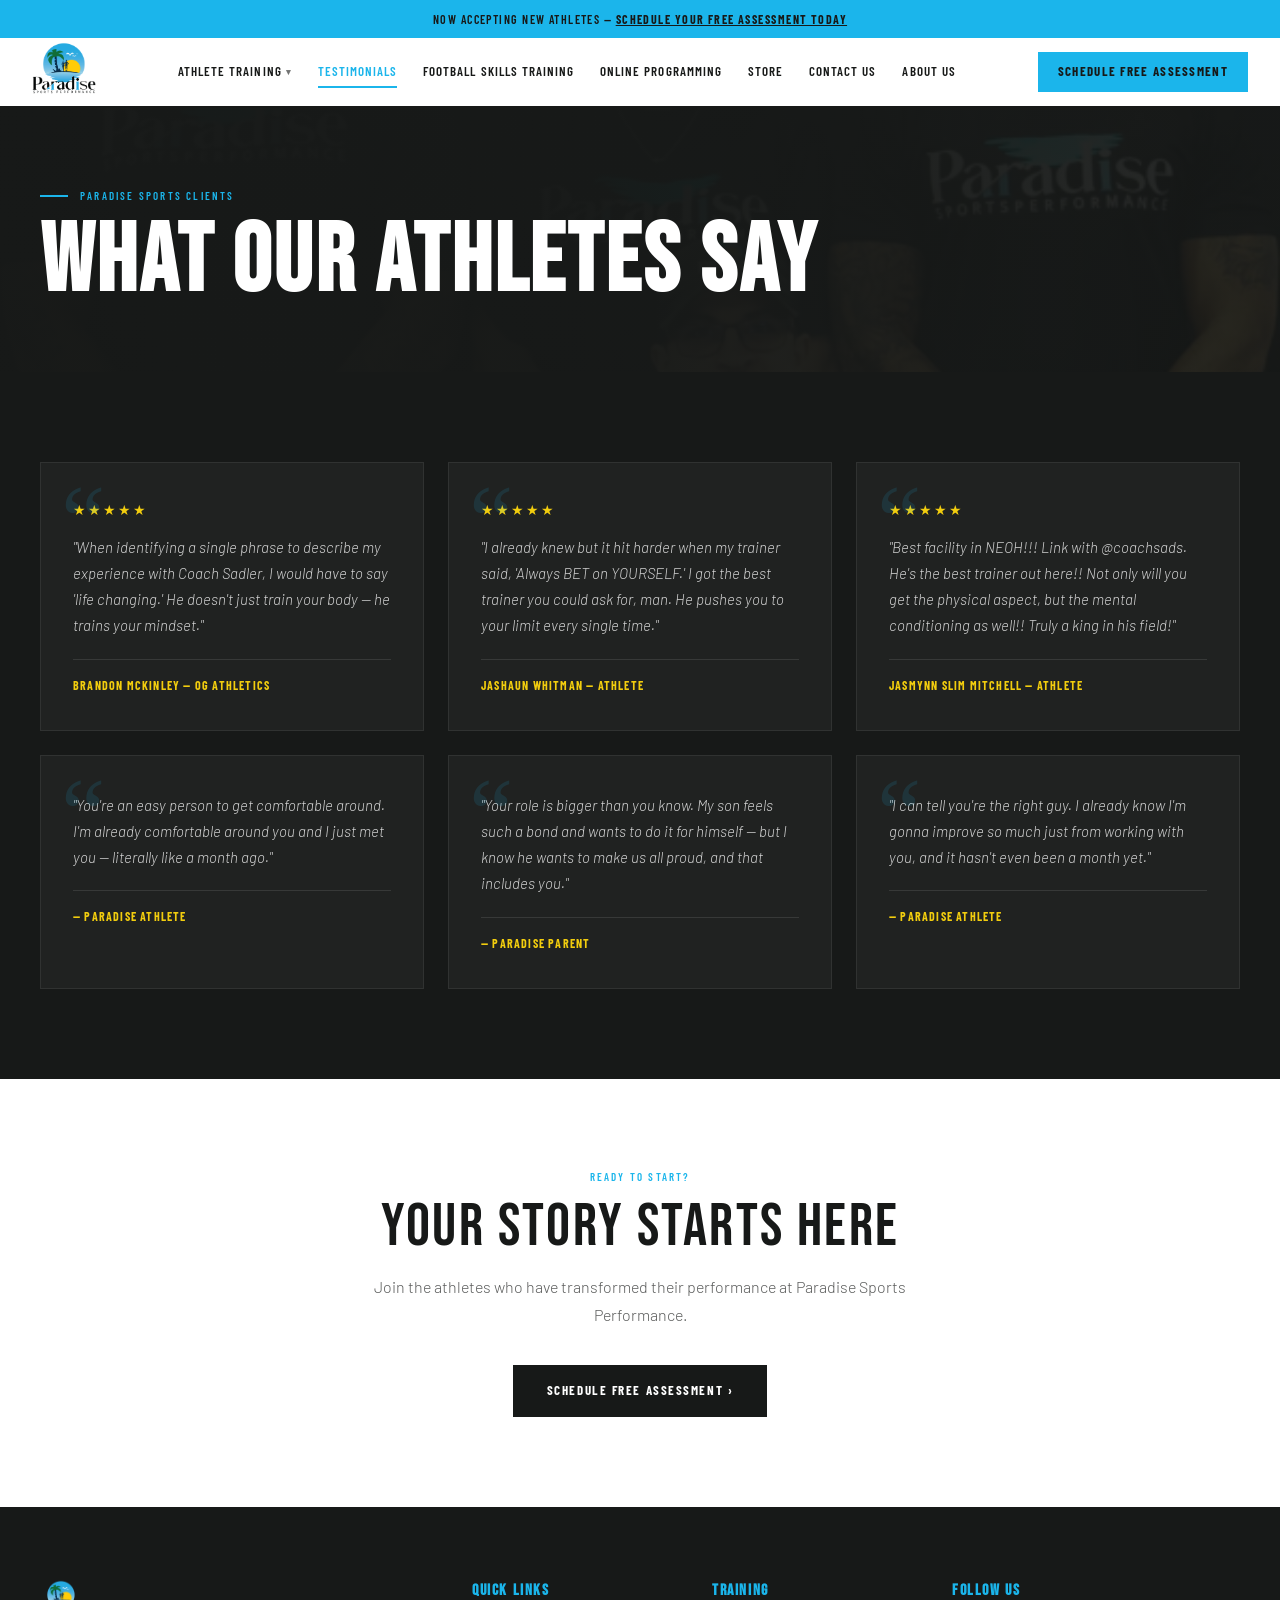
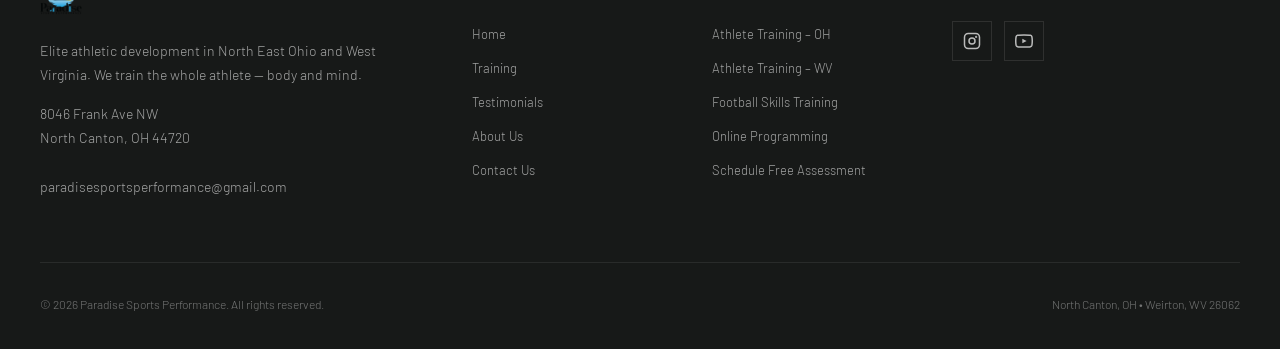
<file: testimonials.html>
<!DOCTYPE html>
<html lang="en">
<head>
  <meta charset="UTF-8" />
  <meta name="viewport" content="width=device-width, initial-scale=1.0" />
  <title>Athlete Testimonials &amp; Reviews | Paradise Sports Performance</title>
  <meta name="description" content="See what athletes and families say about Paradise Sports Performance. Real results from 1,000s of athletes trained in North Canton, OH and Weirton, WV over 10+ years of excellence." />
  <meta name="robots" content="index, follow" />
  <link rel="canonical" href="https://paradisesportsperformance.com/testimonials.html" />
  <meta property="og:type" content="website" />
  <meta property="og:site_name" content="Paradise Sports Performance" />
  <meta property="og:title" content="Athlete Testimonials &amp; Reviews | Paradise Sports Performance" />
  <meta property="og:description" content="Real results from 1,000s of athletes trained at Paradise Sports Performance in North Canton, OH and Weirton, WV. See what they're saying." />
  <meta property="og:url" content="https://paradisesportsperformance.com/testimonials.html" />
  <meta property="og:image" content="https://paradisesportsperformance.com/paradise%20logo%20600%205%20inch.png" />
  <meta name="twitter:card" content="summary_large_image" />
  <meta name="twitter:title" content="Athlete Testimonials &amp; Reviews | Paradise Sports Performance" />
  <meta name="twitter:description" content="Real results from 1,000s of athletes trained at Paradise Sports Performance in North Canton, OH and Weirton, WV. See what they're saying." />
  <meta name="twitter:image" content="https://paradisesportsperformance.com/paradise%20logo%20600%205%20inch.png" />
  <link rel="icon" type="image/png" href="paradise logo 600 5 inch.png" />
  <link rel="preconnect" href="https://fonts.googleapis.com" />
  <link rel="preconnect" href="https://fonts.gstatic.com" crossorigin />
  <link href="https://fonts.googleapis.com/css2?family=Bebas+Neue&family=Barlow:ital,wght@0,300;0,400;0,600;1,400&family=Barlow+Condensed:wght@500;600;700&display=swap" rel="stylesheet" />
  <link rel="stylesheet" href="styles.css" />
  <script async defer src="https://app.visitortracking.com/assets/js/tracer.js"></script>
  <script>function init_tracer(){var t=new Tracer({websiteId:'3e495bb0-f7e0-4593-b745-4ecee57a43af',async:true,debug:false});}</script>
</head>
<body>

  <div class="announcement-bar">
    Now accepting new athletes — <a href="contact.html">Schedule Your Free Assessment Today</a>
  </div>

  <header>
    <div class="header-inner">
      <a class="logo" href="index.html"><img src="paradise logo 600 5 inch.png" alt="Paradise Sports Performance" /></a>
      <nav>
        <div class="nav-item">
          <a href="training.html">Athlete Training</a>
          <div class="dropdown">
            <a href="training.html#ohio">Ohio</a>
            <a href="training.html#wv">West Virginia</a>
          </div>
        </div>
        <a href="testimonials.html" aria-current="page">Testimonials</a>
        <a href="7v7.html">Football Skills Training</a>
        <a href="online-programming.html">Online Programming</a>
        <a href="store.html">Store</a>
        <a href="contact.html">Contact Us</a>
        <a href="about.html">About Us</a>
      </nav>
      <div class="header-actions">
        <a href="contact.html">Schedule Free Assessment</a>
      </div>
      <button class="hamburger" id="hamburgerBtn" aria-label="Open menu">
        <span></span><span></span><span></span>
      </button>
    </div>
  </header>

  <div class="mobile-nav" id="mobileNav">
    <button class="mobile-nav-close" id="mobileNavClose">&times;</button>
    <a href="training.html" class="mobile-link">Athlete Training</a>
    <div class="mobile-nav-sub">
      <a href="training.html#ohio" class="mobile-link">→ Ohio</a>
      <a href="training.html#wv" class="mobile-link">→ West Virginia</a>
    </div>
    <a href="testimonials.html" class="mobile-link">Testimonials</a>
    <a href="7v7.html" class="mobile-link">Football Skills Training</a>
    <a href="online-programming.html" class="mobile-link">Online Programming</a>
    <a href="store.html" class="mobile-link">Store</a>
    <a href="contact.html" class="mobile-link">Contact Us</a>
    <a href="about.html" class="mobile-link">About Us</a>
  </div>

  <!-- PAGE HERO -->
  <div class="page-hero">
    <img class="page-hero-bg" src="Group_pic.webp" alt="" />
    <div class="page-hero-content">
      <p class="page-hero-label">Paradise Sports Clients</p>
      <h1 class="page-hero-title">What Our Athletes Say</h1>
    </div>
  </div>

  <!-- TESTIMONIALS -->
  <section class="section section-dark">
    <div class="section-inner">
      <div class="reviews-grid">
        <div class="review-card fade-up">
          <div class="stars">&#9733;&#9733;&#9733;&#9733;&#9733;</div>
          <p class="review-text">"When identifying a single phrase to describe my experience with Coach Sadler, I would have to say 'life changing.' He doesn't just train your body — he trains your mindset."</p>
          <p class="review-author">Brandon McKinley &mdash; OG Athletics</p>
        </div>
        <div class="review-card fade-up" style="transition-delay:0.1s">
          <div class="stars">&#9733;&#9733;&#9733;&#9733;&#9733;</div>
          <p class="review-text">"I already knew but it hit harder when my trainer said, 'Always BET on YOURSELF.' I got the best trainer you could ask for, man. He pushes you to your limit every single time."</p>
          <p class="review-author">JaShaun Whitman &mdash; Athlete</p>
        </div>
        <div class="review-card fade-up" style="transition-delay:0.2s">
          <div class="stars">&#9733;&#9733;&#9733;&#9733;&#9733;</div>
          <p class="review-text">"Best facility in NEOH!!! Link with @coachsads. He's the best trainer out here!! Not only will you get the physical aspect, but the mental conditioning as well!! Truly a king in his field!"</p>
          <p class="review-author">Jasmynn Slim Mitchell &mdash; Athlete</p>
        </div>
        <div class="review-card fade-up" style="transition-delay:0.3s">
          <p class="review-text">"You're an easy person to get comfortable around. I'm already comfortable around you and I just met you — literally like a month ago."</p>
          <p class="review-author">— Paradise Athlete</p>
        </div>
        <div class="review-card fade-up" style="transition-delay:0.4s">
          <p class="review-text">"Your role is bigger than you know. My son feels such a bond and wants to do it for himself — but I know he wants to make us all proud, and that includes you."</p>
          <p class="review-author">— Paradise Parent</p>
        </div>
        <div class="review-card fade-up" style="transition-delay:0.5s">
          <p class="review-text">"I can tell you're the right guy. I already know I'm gonna improve so much just from working with you, and it hasn't even been a month yet."</p>
          <p class="review-author">— Paradise Athlete</p>
        </div>
      </div>
    </div>
  </section>

  <!-- CTA -->
  <section class="section">
    <div class="section-inner text-center">
      <p class="section-label">Ready to Start?</p>
      <h2 class="section-heading" style="margin-bottom:16px;">Your Story Starts Here</h2>
      <p class="section-sub" style="margin:0 auto 36px;">Join the athletes who have transformed their performance at Paradise Sports Performance.</p>
      <a class="btn btn-dark" href="contact.html">Schedule Free Assessment &rsaquo;</a>
    </div>
  </section>

  <footer>
    <div class="footer-inner">
      <div class="footer-grid">
        <div class="footer-brand">
          <div class="logo"><img src="paradise logo 600 5 inch.png" alt="Paradise Sports Performance" style="height:42px;" /></div>
          <p>Elite athletic development in North East Ohio and West Virginia. We train the whole athlete — body and mind.</p>
          <p class="footer-address">
            8046 Frank Ave NW<br>
            North Canton, OH 44720<br><br>
            <a href="mailto:paradisesportsperformance@gmail.com">paradisesportsperformance@gmail.com</a>
          </p>
        </div>
        <div class="footer-col">
          <h4>Quick Links</h4>
          <ul>
            <li><a href="index.html">Home</a></li>
            <li><a href="training.html">Training</a></li>
            <li><a href="testimonials.html">Testimonials</a></li>
            <li><a href="about.html">About Us</a></li>
            <li><a href="contact.html">Contact Us</a></li>
          </ul>
        </div>
        <div class="footer-col">
          <h4>Training</h4>
          <ul>
            <li><a href="training.html#ohio">Athlete Training – OH</a></li>
            <li><a href="training.html#wv">Athlete Training – WV</a></li>
            <li><a href="7v7.html">Football Skills Training</a></li>
            <li><a href="online-programming.html">Online Programming</a></li>
            <li><a href="contact.html">Schedule Free Assessment</a></li>
          </ul>
        </div>
        <div class="footer-col">
          <h4>Follow Us</h4>
          <div class="social-links">
            <a href="https://www.instagram.com/paradisesportsperformance/" target="_blank" rel="noopener" title="Instagram">
              <svg width="18" height="18" viewBox="0 0 24 24" fill="none" stroke="currentColor" stroke-width="2" stroke-linecap="round" stroke-linejoin="round"><rect x="2" y="2" width="20" height="20" rx="5"/><circle cx="12" cy="12" r="4"/><circle cx="17.5" cy="6.5" r="0.5" fill="currentColor"/></svg>
            </a>
            <a href="https://www.youtube.com/@paradisesportsperformance" target="_blank" rel="noopener" title="YouTube">
              <svg width="18" height="18" viewBox="0 0 24 24" fill="none" stroke="currentColor" stroke-width="2" stroke-linecap="round" stroke-linejoin="round"><path d="M22.54 6.42A2.78 2.78 0 0 0 20.6 4.46C18.88 4 12 4 12 4s-6.88 0-8.6.46A2.78 2.78 0 0 0 1.46 6.42 29 29 0 0 0 1 12a29 29 0 0 0 .46 5.58A2.78 2.78 0 0 0 3.4 19.54C5.12 20 12 20 12 20s6.88 0 8.6-.46a2.78 2.78 0 0 0 1.94-1.96A29 29 0 0 0 23 12a29 29 0 0 0-.46-5.58z"/><polygon points="9.75 15.02 15.5 12 9.75 8.98 9.75 15.02" stroke="none" fill="currentColor"/></svg>
            </a>
          </div>
        </div>
      </div>
      <div class="footer-bottom">
        <p>&copy; 2026 Paradise Sports Performance. All rights reserved.</p>
        <p>North Canton, OH &bull; Weirton, WV 26062</p>
      </div>
    </div>
  </footer>

  <script>
    const hamburgerBtn = document.getElementById('hamburgerBtn');
    const mobileNav = document.getElementById('mobileNav');
    const mobileNavClose = document.getElementById('mobileNavClose');
    hamburgerBtn.addEventListener('click', () => mobileNav.classList.add('open'));
    mobileNavClose.addEventListener('click', () => mobileNav.classList.remove('open'));
    document.querySelectorAll('.mobile-link').forEach(link => {
      link.addEventListener('click', () => mobileNav.classList.remove('open'));
    });
    function handleNewsletter(e) {
      e.preventDefault();
      alert('Thank you for subscribing!');
      e.target.querySelector('input').value = '';
      return false;
    }
    const observer = new IntersectionObserver(entries => {
      entries.forEach(e => { if (e.isIntersecting) e.target.classList.add('visible'); });
    }, { threshold: 0.1 });
    document.querySelectorAll('.fade-up').forEach(el => observer.observe(el));
  </script>
</body>
</html>
</file>
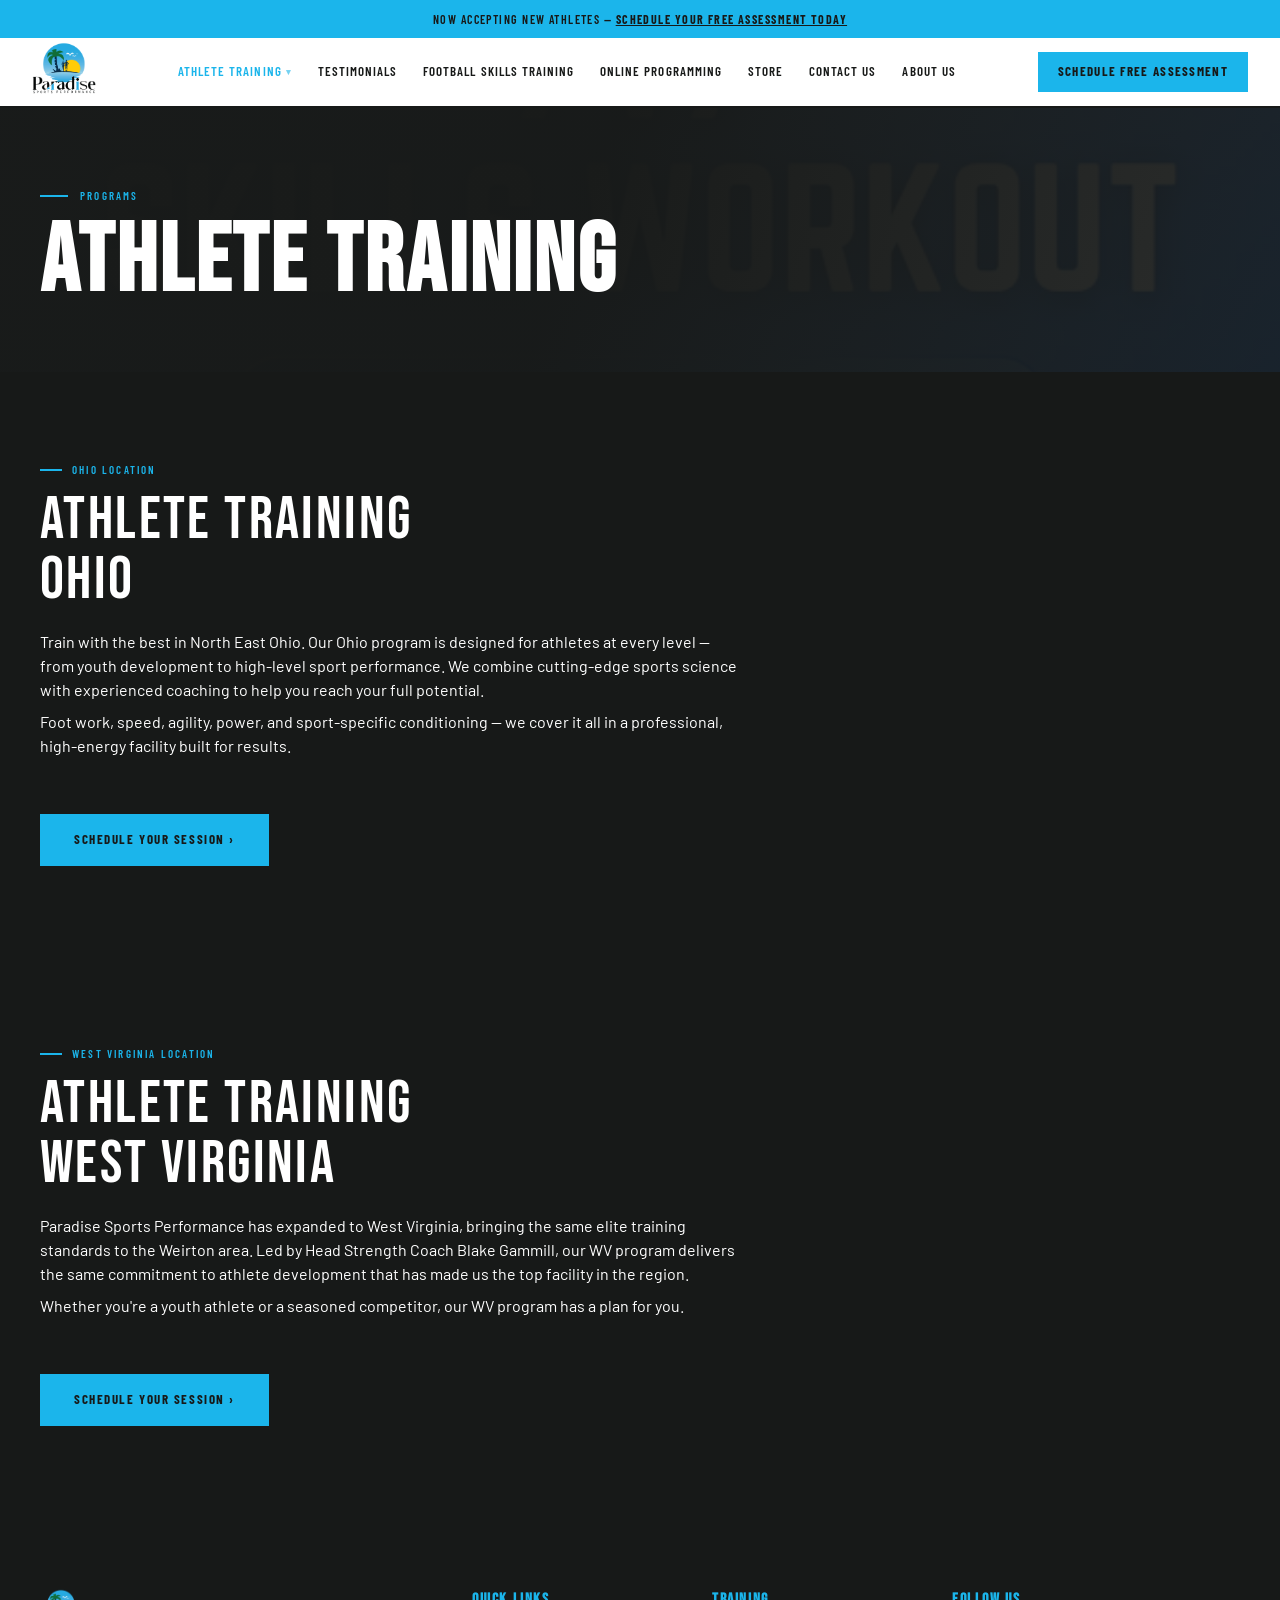
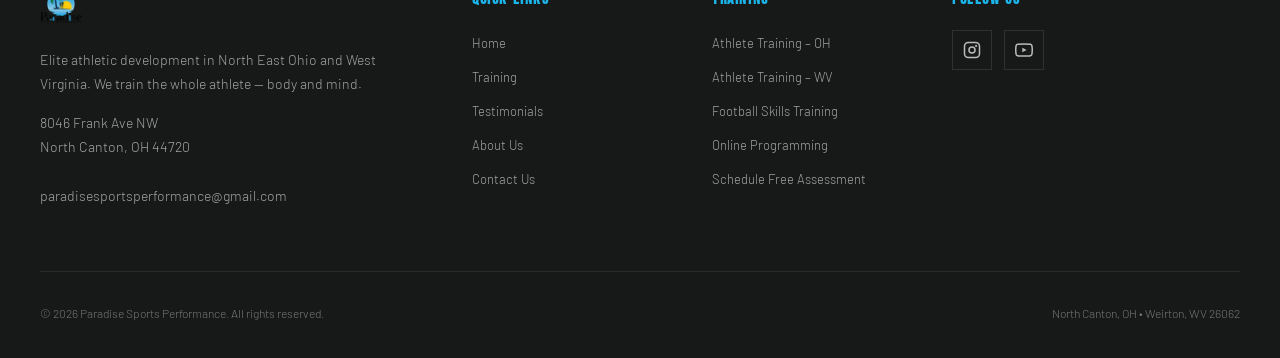
<file: training.html>
<!DOCTYPE html>
<html lang="en">
<head>
  <meta charset="UTF-8" />
  <meta name="viewport" content="width=device-width, initial-scale=1.0" />
  <title>Athlete Training in North Canton OH &amp; Weirton WV | Paradise Sports Performance</title>
  <meta name="description" content="Elite athlete training programs in North Canton, Ohio and Weirton, West Virginia. Youth to adult sport performance — speed, agility, power &amp; sport-specific conditioning. Book your session today." />
  <meta name="robots" content="index, follow" />
  <link rel="canonical" href="https://paradisesportsperformance.com/training.html" />
  <meta property="og:type" content="website" />
  <meta property="og:site_name" content="Paradise Sports Performance" />
  <meta property="og:title" content="Athlete Training in North Canton OH &amp; Weirton WV | Paradise Sports Performance" />
  <meta property="og:description" content="Elite athlete training in North Canton, OH and Weirton, WV. Speed, agility, power &amp; sport-specific conditioning for youth through adult athletes." />
  <meta property="og:url" content="https://paradisesportsperformance.com/training.html" />
  <meta property="og:image" content="https://paradisesportsperformance.com/paradise%20logo%20600%205%20inch.png" />
  <meta name="twitter:card" content="summary_large_image" />
  <meta name="twitter:title" content="Athlete Training in North Canton OH &amp; Weirton WV | Paradise Sports Performance" />
  <meta name="twitter:description" content="Elite athlete training in North Canton, OH and Weirton, WV. Speed, agility, power &amp; sport-specific conditioning for youth through adult athletes." />
  <meta name="twitter:image" content="https://paradisesportsperformance.com/paradise%20logo%20600%205%20inch.png" />
  <link rel="icon" type="image/png" href="paradise logo 600 5 inch.png" />
  <link rel="preconnect" href="https://fonts.googleapis.com" />
  <link rel="preconnect" href="https://fonts.gstatic.com" crossorigin />
  <link href="https://fonts.googleapis.com/css2?family=Bebas+Neue&family=Barlow:ital,wght@0,300;0,400;0,600;1,400&family=Barlow+Condensed:wght@500;600;700&display=swap" rel="stylesheet" />
  <link rel="stylesheet" href="styles.css" />
<script async defer src="https://app.visitortracking.com/assets/js/tracer.js"></script>
  <script>function init_tracer(){var t=new Tracer({websiteId:'3e495bb0-f7e0-4593-b745-4ecee57a43af',async:true,debug:false});}</script>
</head>
<body>

  <div class="announcement-bar">
    Now accepting new athletes — <a href="contact.html">Schedule Your Free Assessment Today</a>
  </div>

  <header>
    <div class="header-inner">
      <a class="logo" href="index.html"><img src="paradise logo 600 5 inch.png" alt="Paradise Sports Performance" /></a>
      <nav>
        <div class="nav-item active">
          <a href="training.html">Athlete Training</a>
          <div class="dropdown">
            <a href="#ohio">Ohio</a>
            <a href="#wv">West Virginia</a>
          </div>
        </div>
        <a href="testimonials.html">Testimonials</a>
        <a href="7v7.html">Football Skills Training</a>
        <a href="online-programming.html">Online Programming</a>
        <a href="store.html">Store</a>
        <a href="contact.html">Contact Us</a>
        <a href="about.html">About Us</a>
      </nav>
      <div class="header-actions">
        <a href="contact.html">Schedule Free Assessment</a>
      </div>
      <button class="hamburger" id="hamburgerBtn" aria-label="Open menu">
        <span></span><span></span><span></span>
      </button>
    </div>
  </header>

  <div class="mobile-nav" id="mobileNav">
    <button class="mobile-nav-close" id="mobileNavClose">&times;</button>
    <a href="training.html" class="mobile-link">Athlete Training</a>
    <div class="mobile-nav-sub">
      <a href="#ohio" class="mobile-link">→ Ohio</a>
      <a href="#wv" class="mobile-link">→ West Virginia</a>
    </div>
    <a href="testimonials.html" class="mobile-link">Testimonials</a>
    <a href="7v7.html" class="mobile-link">Football Skills Training</a>
    <a href="online-programming.html" class="mobile-link">Online Programming</a>
    <a href="store.html" class="mobile-link">Store</a>
    <a href="contact.html" class="mobile-link">Contact Us</a>
    <a href="about.html" class="mobile-link">About Us</a>
  </div>

  <!-- PAGE HERO -->
  <div class="page-hero">
    <img class="page-hero-bg" src="ParadiseElite7v7skillsworkout18u_596x596_crop_center.webp" alt="" />
    <div class="page-hero-content">
      <p class="page-hero-label">Programs</p>
      <h1 class="page-hero-title">Athlete Training</h1>
    </div>
  </div>

  <!-- OHIO -->
  <section class="section section-dark" id="ohio">
    <div class="section-inner">
      <div class="fade-up">
        <p class="section-label">Ohio Location</p>
        <h2 class="section-heading">Athlete Training<br>Ohio</h2>
        <p style="max-width:700px;margin-bottom:8px;">Train with the best in North East Ohio. Our Ohio program is designed for athletes at every level — from youth development to high-level sport performance. We combine cutting-edge sports science with experienced coaching to help you reach your full potential.</p>
        <p style="max-width:700px;margin-bottom:32px;">Foot work, speed, agility, power, and sport-specific conditioning — we cover it all in a professional, high-energy facility built for results.</p>

        <a class="btn btn-blue" href="https://tidycal.com/paradise-sports-performance/athlete-training-oh" target="_blank" rel="noopener" style="margin-top:24px;display:inline-block;">Schedule your session &rsaquo;</a>

      </div>
    </div>
  </section>

  <!-- WEST VIRGINIA -->
  <section class="section section-dark" id="wv">
    <div class="section-inner">
      <div class="fade-up">
        <p class="section-label">West Virginia Location</p>
        <h2 class="section-heading">Athlete Training<br>West Virginia</h2>
        <p style="max-width:700px;margin-bottom:8px;">Paradise Sports Performance has expanded to West Virginia, bringing the same elite training standards to the Weirton area. Led by Head Strength Coach Blake Gammill, our WV program delivers the same commitment to athlete development that has made us the top facility in the region.</p>
        <p style="max-width:700px;margin-bottom:32px;">Whether you're a youth athlete or a seasoned competitor, our WV program has a plan for you.</p>
        <a class="btn btn-blue" href="https://tidycal.com/paradise-sports-performance/athlete-training-wv" target="_blank" rel="noopener" style="margin-top:24px;display:inline-block;">Schedule your session &rsaquo;</a>
      </div>
    </div>
  </section>

  <footer>
    <div class="footer-inner">
      <div class="footer-grid">
        <div class="footer-brand">
          <div class="logo"><img src="paradise logo 600 5 inch.png" alt="Paradise Sports Performance" style="height:42px;" /></div>
          <p>Elite athletic development in North East Ohio and West Virginia. We train the whole athlete — body and mind.</p>
          <p class="footer-address">
            8046 Frank Ave NW<br>
            North Canton, OH 44720<br><br>
            <a href="mailto:paradisesportsperformance@gmail.com">paradisesportsperformance@gmail.com</a>
          </p>
        </div>
        <div class="footer-col">
          <h4>Quick Links</h4>
          <ul>
            <li><a href="index.html">Home</a></li>
            <li><a href="training.html">Training</a></li>
            <li><a href="testimonials.html">Testimonials</a></li>
            <li><a href="about.html">About Us</a></li>
            <li><a href="contact.html">Contact Us</a></li>
          </ul>
        </div>
        <div class="footer-col">
          <h4>Training</h4>
          <ul>
            <li><a href="training.html#ohio">Athlete Training – OH</a></li>
            <li><a href="training.html#wv">Athlete Training – WV</a></li>
            <li><a href="7v7.html">Football Skills Training</a></li>
            <li><a href="online-programming.html">Online Programming</a></li>
            <li><a href="contact.html">Schedule Free Assessment</a></li>
          </ul>
        </div>
        <div class="footer-col">
          <h4>Follow Us</h4>
          <div class="social-links">
            <a href="https://www.instagram.com/paradisesportsperformance/" target="_blank" rel="noopener" title="Instagram">
              <svg width="18" height="18" viewBox="0 0 24 24" fill="none" stroke="currentColor" stroke-width="2" stroke-linecap="round" stroke-linejoin="round"><rect x="2" y="2" width="20" height="20" rx="5"/><circle cx="12" cy="12" r="4"/><circle cx="17.5" cy="6.5" r="0.5" fill="currentColor"/></svg>
            </a>
            <a href="https://www.youtube.com/@paradisesportsperformance" target="_blank" rel="noopener" title="YouTube">
              <svg width="18" height="18" viewBox="0 0 24 24" fill="none" stroke="currentColor" stroke-width="2" stroke-linecap="round" stroke-linejoin="round"><path d="M22.54 6.42A2.78 2.78 0 0 0 20.6 4.46C18.88 4 12 4 12 4s-6.88 0-8.6.46A2.78 2.78 0 0 0 1.46 6.42 29 29 0 0 0 1 12a29 29 0 0 0 .46 5.58A2.78 2.78 0 0 0 3.4 19.54C5.12 20 12 20 12 20s6.88 0 8.6-.46a2.78 2.78 0 0 0 1.94-1.96A29 29 0 0 0 23 12a29 29 0 0 0-.46-5.58z"/><polygon points="9.75 15.02 15.5 12 9.75 8.98 9.75 15.02" stroke="none" fill="currentColor"/></svg>
            </a>
          </div>
        </div>
      </div>
      <div class="footer-bottom">
        <p>&copy; 2026 Paradise Sports Performance. All rights reserved.</p>
        <p>North Canton, OH &bull; Weirton, WV 26062</p>
      </div>
    </div>
  </footer>

  <script>
    const hamburgerBtn = document.getElementById('hamburgerBtn');
    const mobileNav = document.getElementById('mobileNav');
    const mobileNavClose = document.getElementById('mobileNavClose');
    hamburgerBtn.addEventListener('click', () => mobileNav.classList.add('open'));
    mobileNavClose.addEventListener('click', () => mobileNav.classList.remove('open'));
    document.querySelectorAll('.mobile-link').forEach(link => {
      link.addEventListener('click', () => mobileNav.classList.remove('open'));
    });
    function handleNewsletter(e) {
      e.preventDefault();
      alert('Thank you for subscribing!');
      e.target.querySelector('input').value = '';
      return false;
    }
    const observer = new IntersectionObserver(entries => {
      entries.forEach(e => { if (e.isIntersecting) e.target.classList.add('visible'); });
    }, { threshold: 0.1 });
    document.querySelectorAll('.fade-up').forEach(el => observer.observe(el));
  </script>
</body>
</html>
</file>
<file: styles.css>
*, *::before, *::after { box-sizing: border-box; margin: 0; padding: 0; }

:root {
  --black: rgb(23, 25, 24);
  --white: #ffffff;
  --deepskyblue: rgb(27, 181, 235);
  --gold: rgb(242, 205, 14);
  --skyblue: rgb(119, 202, 230);
  --silver: rgb(192, 188, 185);
  --darkgray: rgb(151, 157, 163);
  --peru: rgb(188, 135, 74);
  --brown: rgb(178, 62, 39);
}

html { scroll-behavior: smooth; }

body {
  font-family: 'Barlow', sans-serif;
  font-weight: 400;
  color: var(--black);
  background: var(--white);
  line-height: 1.5;
  font-size: 16px;
}

img { display: block; max-width: 100%; height: auto; }
a { color: inherit; text-decoration: none; }
button { cursor: pointer; font-family: inherit; }

/* ─── ANNOUNCEMENT BAR ─── */
.announcement-bar {
  background: var(--deepskyblue);
  color: var(--black);
  text-align: center;
  padding: 10px 20px;
  font-family: 'Barlow Condensed', sans-serif;
  font-size: 12px;
  font-weight: 600;
  letter-spacing: 0.12em;
  text-transform: uppercase;
}
.announcement-bar a { color: var(--black); font-weight: 700; text-decoration: underline; }

/* ─── HEADER ─── */
header {
  position: sticky;
  top: 0;
  z-index: 1000;
  background: var(--white);
  border-bottom: 2px solid var(--black);
}
.header-inner {
  max-width: 1400px;
  margin: 0 auto;
  padding: 0 32px;
  height: 68px;
  display: flex;
  align-items: center;
  justify-content: space-between;
  gap: 20px;
}
.logo {
  display: flex;
  align-items: center;
  flex-shrink: 0;
}
.logo img { height: 64px; width: auto; display: block; }

nav { display: flex; align-items: center; gap: 2px; flex-wrap: wrap; justify-content: center; }
nav a {
  font-family: 'Barlow Condensed', sans-serif;
  font-size: 13px;
  font-weight: 600;
  text-transform: uppercase;
  letter-spacing: 0.08em;
  padding: 8px 12px;
  white-space: nowrap;
  transition: color 0.2s;
}
nav a:hover { color: var(--deepskyblue); }

/* underline only for direct nav <a> children (not dropdown trigger) */
nav > a { position: relative; }
nav > a::after {
  content: '';
  position: absolute;
  bottom: 2px;
  left: 12px;
  right: 12px;
  height: 2px;
  background: var(--deepskyblue);
  transform: scaleX(0);
  transition: transform 0.2s;
}
nav > a:hover::after,
nav > a[aria-current="page"]::after { transform: scaleX(1); }
nav > a[aria-current="page"] { color: var(--deepskyblue); }

/* ─── NAV DROPDOWN ─── */
.nav-item { position: relative; }
.nav-item > a { display: flex; align-items: center; gap: 4px; }
.nav-item > a::after {
  content: '▾';
  font-size: 9px;
  opacity: 0.6;
}
.nav-item.active > a { color: var(--deepskyblue); }
.dropdown {
  display: none;
  position: absolute;
  top: calc(100% + 2px);
  left: 0;
  background: var(--black);
  border-top: 3px solid var(--deepskyblue);
  box-shadow: 0 8px 24px rgba(0,0,0,0.2);
  min-width: 200px;
  z-index: 500;
  flex-direction: column;
}
.nav-item:hover .dropdown { display: flex; }
.dropdown a {
  padding: 12px 18px;
  font-family: 'Barlow Condensed', sans-serif;
  font-size: 13px;
  font-weight: 600;
  text-transform: uppercase;
  letter-spacing: 0.08em;
  border-bottom: 1px solid rgba(255,255,255,0.08);
  white-space: nowrap;
  color: var(--white);
  transition: background 0.2s, color 0.2s;
}
.dropdown a:last-child { border-bottom: none; }
.dropdown a:hover { background: rgba(27,181,235,0.15); color: var(--deepskyblue); }

.header-actions { display: flex; gap: 8px; flex-shrink: 0; }
.header-actions a {
  font-family: 'Barlow Condensed', sans-serif;
  font-size: 13px;
  font-weight: 700;
  text-transform: uppercase;
  letter-spacing: 0.1em;
  padding: 10px 20px;
  background: var(--deepskyblue);
  color: var(--black);
  transition: background 0.2s, color 0.2s;
}
.header-actions a:hover { background: var(--black); color: var(--deepskyblue); }

.hamburger { display: none; flex-direction: column; gap: 5px; background: none; border: none; padding: 8px; }
.hamburger span { display: block; width: 24px; height: 2px; background: var(--black); transition: all 0.3s; }

/* ─── MOBILE NAV ─── */
.mobile-nav {
  display: none;
  position: fixed;
  inset: 0;
  background: var(--black);
  z-index: 2000;
  padding: 80px 32px 40px;
  flex-direction: column;
  gap: 0;
  overflow-y: auto;
}
.mobile-nav.open { display: flex; }
.mobile-nav a {
  font-family: 'Bebas Neue', sans-serif;
  font-size: 32px;
  letter-spacing: 0.04em;
  padding: 12px 0;
  border-bottom: 1px solid rgba(255,255,255,0.08);
  color: var(--white);
  transition: color 0.2s;
}
.mobile-nav a:hover { color: var(--deepskyblue); }
.mobile-nav-sub {
  padding: 6px 0 6px 20px;
  display: flex;
  flex-direction: column;
  border-bottom: 1px solid rgba(255,255,255,0.08);
}
.mobile-nav-sub a {
  font-family: 'Barlow Condensed', sans-serif;
  font-size: 15px;
  font-weight: 600;
  letter-spacing: 0.1em;
  padding: 9px 0;
  border-bottom: none;
  color: var(--deepskyblue);
}
.mobile-nav-close {
  position: absolute;
  top: 20px;
  right: 32px;
  background: none;
  border: none;
  font-size: 36px;
  line-height: 1;
  cursor: pointer;
  color: var(--white);
}

/* ─── HERO (HOME) ─── */
.hero {
  position: relative;
  min-height: 95vh;
  background: var(--black);
  display: flex;
  align-items: center;
  overflow: hidden;
  clip-path: polygon(0 0, 100% 0, 100% 93%, 0 100%);
}
.hero-bg {
  position: absolute;
  inset: 0;
  object-fit: cover;
  width: 100%;
  height: 100%;
  opacity: 0.25;
}
.hero::after {
  content: '';
  position: absolute;
  inset: 0;
  background: linear-gradient(110deg, rgba(23,25,24,0.92) 40%, rgba(23,25,24,0.15) 100%);
}
.hero-content {
  position: relative;
  z-index: 2;
  padding: 100px 60px 140px;
  max-width: 1400px;
  margin: 0 auto;
  width: 100%;
}
.hero-inner {
  display: flex;
  align-items: stretch;
  gap: 60px;
}
.hero-text { flex: 1; }
.hero-logo {
  width: auto;
  height: 100%;
  max-height: 400px;
  object-fit: contain;
  align-self: stretch;
  flex-shrink: 0;
  filter: drop-shadow(0 4px 32px rgba(0,0,0,0.4));
  animation: heroFadeUp 0.7s 0.3s both;
}
.hero-eyebrow {
  font-family: 'Barlow Condensed', sans-serif;
  font-size: 12px;
  font-weight: 600;
  letter-spacing: 0.2em;
  text-transform: uppercase;
  color: var(--deepskyblue);
  margin-bottom: 20px;
  display: flex;
  align-items: center;
  gap: 14px;
  animation: heroFadeUp 0.7s 0.1s both;
}
.hero-eyebrow::before {
  content: '';
  display: block;
  width: 40px;
  height: 2px;
  background: var(--deepskyblue);
  flex-shrink: 0;
}
.hero-title {
  font-family: 'Bebas Neue', sans-serif;
  font-size: clamp(72px, 12vw, 160px);
  line-height: 0.88;
  letter-spacing: 0.02em;
  color: var(--white);
  margin-bottom: 32px;
  animation: heroFadeUp 0.7s 0.25s both;
}
.hero-title .accent {
  color: var(--deepskyblue);
  display: block;
  text-shadow: 0 0 60px rgba(27,181,235,0.3);
}
.hero-rule {
  width: 72px;
  height: 3px;
  background: var(--gold);
  margin-bottom: 24px;
  animation: heroFadeUp 0.7s 0.38s both;
}
.hero-subtitle {
  font-size: clamp(13px, 1.4vw, 16px);
  font-weight: 300;
  color: rgba(255,255,255,0.6);
  margin-bottom: 44px;
  letter-spacing: 0.08em;
  text-transform: uppercase;
  animation: heroFadeUp 0.7s 0.48s both;
}
.hero-buttons {
  display: flex;
  gap: 16px;
  flex-wrap: wrap;
  animation: heroFadeUp 0.7s 0.6s both;
}
@keyframes heroFadeUp {
  from { opacity: 0; transform: translateY(28px); }
  to   { opacity: 1; transform: translateY(0); }
}

/* ─── PAGE HERO (INNER PAGES) ─── */
.page-hero {
  position: relative;
  padding: 80px 32px 64px;
  background: var(--black);
  overflow: hidden;
}
.page-hero-bg {
  position: absolute;
  inset: 0;
  object-fit: cover;
  width: 100%;
  height: 100%;
  opacity: 0.18;
}
.page-hero::after {
  content: '';
  position: absolute;
  inset: 0;
  background: linear-gradient(110deg, rgba(23,25,24,0.95) 45%, rgba(23,25,24,0.5) 100%);
}
.page-hero-content {
  position: relative;
  z-index: 1;
  max-width: 1200px;
  margin: 0 auto;
  color: var(--white);
}
.page-hero-label {
  font-family: 'Barlow Condensed', sans-serif;
  font-size: 11px;
  font-weight: 600;
  letter-spacing: 0.2em;
  text-transform: uppercase;
  color: var(--deepskyblue);
  margin-bottom: 12px;
  display: flex;
  align-items: center;
  gap: 12px;
}
.page-hero-label::before {
  content: '';
  display: block;
  width: 28px;
  height: 2px;
  background: var(--deepskyblue);
  flex-shrink: 0;
}
.page-hero-title {
  font-family: 'Bebas Neue', sans-serif;
  font-size: clamp(52px, 8vw, 96px);
  line-height: 0.95;
  letter-spacing: 0.03em;
}

/* ─── BUTTONS ─── */
.btn {
  display: inline-block;
  padding: 14px 32px;
  font-family: 'Barlow Condensed', sans-serif;
  font-size: 13px;
  font-weight: 700;
  text-transform: uppercase;
  letter-spacing: 0.12em;
  border: 2px solid var(--white);
  color: var(--white);
  background: transparent;
  transition: background 0.2s, color 0.2s, border-color 0.2s;
  cursor: pointer;
}
.btn:hover { background: var(--white); color: var(--black); }
.btn-solid { background: var(--white); color: var(--black); border-color: var(--white); }
.btn-solid:hover { background: transparent; color: var(--white); }
.btn-dark { background: var(--black); color: var(--white); border-color: var(--black); }
.btn-dark:hover { background: transparent; color: var(--black); border-color: var(--black); }
.btn-gold { background: var(--gold); color: var(--black); border-color: var(--gold); }
.btn-gold:hover { background: transparent; color: var(--gold); }
.btn-blue { background: var(--deepskyblue); color: var(--black); border-color: var(--deepskyblue); }
.btn-blue:hover { background: transparent; color: var(--deepskyblue); }

/* ─── STATS STRIP ─── */
.stats-strip {
  background: var(--deepskyblue);
  padding: 48px 24px;
}
.stats-inner {
  max-width: 1200px;
  margin: 0 auto;
  display: grid;
  grid-template-columns: repeat(4, 1fr);
  gap: 16px;
  align-items: center;
}
.stat-item {
  display: flex;
  flex-direction: column;
  align-items: center;
  gap: 4px;
  text-align: center;
}
.stat-item + .stat-item { border-left: 1px solid rgba(23,25,24,0.2); }
.stat-number {
  font-family: 'Bebas Neue', sans-serif;
  font-size: clamp(48px, 6vw, 80px);
  line-height: 1;
  color: var(--black);
}
.stat-label {
  font-family: 'Barlow Condensed', sans-serif;
  font-size: 11px;
  font-weight: 600;
  letter-spacing: 0.15em;
  text-transform: uppercase;
  color: rgba(23,25,24,0.65);
}

/* ─── SECTION WRAPPERS ─── */
.section { padding: 90px 24px; }
.section-inner { max-width: 1200px; margin: 0 auto; }
.section-dark { background: var(--black); color: var(--white); }
.section-gray { background: rgba(192,188,185,0.12); }

.section-label {
  font-family: 'Barlow Condensed', sans-serif;
  font-size: 11px;
  font-weight: 600;
  text-transform: uppercase;
  letter-spacing: 0.2em;
  color: var(--deepskyblue);
  margin-bottom: 12px;
  display: flex;
  align-items: center;
  gap: 10px;
}
.section-label::before {
  content: '';
  display: block;
  width: 22px;
  height: 2px;
  background: var(--deepskyblue);
  flex-shrink: 0;
}
.text-center .section-label { justify-content: center; }
.text-center .section-label::before { display: none; }

.section-heading {
  font-family: 'Bebas Neue', sans-serif;
  font-size: clamp(36px, 5vw, 60px);
  font-weight: 400;
  letter-spacing: 0.04em;
  line-height: 1;
  margin-bottom: 20px;
}
.section-dark .section-heading { color: var(--white); }
.section-sub {
  font-size: 16px;
  opacity: 0.7;
  max-width: 560px;
  margin-bottom: 48px;
  font-weight: 300;
  line-height: 1.75;
}

/* ─── SERVICE CARDS ─── */
.services-grid {
  display: grid;
  grid-template-columns: repeat(3, 1fr);
  gap: 1px;
  background: rgba(255,255,255,0.06);
}
.service-card {
  background: rgba(255,255,255,0.03);
  overflow: hidden;
  display: flex;
  flex-direction: column;
  transition: background 0.3s;
}
.service-card:hover { background: rgba(255,255,255,0.07); }
.service-card-img {
  aspect-ratio: 16/9;
  object-fit: cover;
  width: 100%;
  filter: grayscale(30%);
  transition: transform 0.5s, filter 0.4s;
}
.service-card:hover .service-card-img { transform: scale(1.06); filter: grayscale(0%); }
.service-card-img-wrap { overflow: hidden; }
.service-card-body {
  padding: 24px 20px;
  display: flex;
  flex-direction: column;
  flex: 1;
  gap: 16px;
  border-top: 3px solid transparent;
  transition: border-color 0.3s;
}
.service-card:hover .service-card-body { border-top-color: var(--deepskyblue); }
.service-card-title {
  font-family: 'Bebas Neue', sans-serif;
  font-size: 22px;
  letter-spacing: 0.04em;
  color: var(--white);
  line-height: 1.1;
}
.service-card-body .btn {
  align-self: flex-start;
  font-size: 12px;
  padding: 10px 20px;
  border-color: rgba(255,255,255,0.3);
}
.service-card-body .btn:hover {
  background: var(--deepskyblue);
  border-color: var(--deepskyblue);
  color: var(--black);
}

/* ─── TRAINING DETAIL ─── */
.training-block {
  display: grid;
  grid-template-columns: 1fr 1fr;
  gap: 64px;
  align-items: center;
  padding: 72px 0;
  border-bottom: 1px solid rgba(255,255,255,0.07);
}
.training-block:last-of-type { border-bottom: none; }
.training-block.reverse { direction: rtl; }
.training-block.reverse > * { direction: ltr; }
.training-img {
  width: 100%;
  aspect-ratio: 4/3;
  object-fit: cover;
}
.training-info { display: flex; flex-direction: column; gap: 20px; }
.training-info p { font-size: 16px; line-height: 1.8; opacity: 0.75; font-weight: 300; }
.calendly-row {
  display: flex;
  gap: 0;
  align-items: stretch;
  margin-top: 32px;
  border-radius: 4px;
  overflow: hidden;
}
.calendly-side-img {
  width: 320px;
  flex-shrink: 0;
  object-fit: cover;
  object-position: center;
  display: block;
}
.instagram-grid {
  display: grid;
  grid-template-columns: 1fr 1fr;
  gap: 24px;
}
.schedule-card {
  background: rgba(255,255,255,0.04);
  border: 1px solid rgba(255,255,255,0.09);
  border-radius: 4px;
  padding: 32px;
  margin-top: 32px;
  max-width: 640px;
}
.schedule-card-header {
  display: flex;
  justify-content: space-between;
  align-items: flex-start;
  margin-bottom: 28px;
  gap: 24px;
}
.schedule-card-title {
  font-family: 'Bebas Neue', sans-serif;
  font-size: 22px;
  letter-spacing: 0.06em;
  color: var(--white);
  margin-bottom: 4px;
}
.schedule-card-sub {
  font-size: 13px;
  opacity: 0.5;
  font-weight: 300;
}
.schedule-limit-badge {
  display: flex;
  align-items: center;
  gap: 10px;
  background: rgba(30,144,255,0.12);
  border: 1px solid rgba(30,144,255,0.3);
  border-radius: 4px;
  padding: 10px 16px;
  flex-shrink: 0;
}
.schedule-limit-number {
  font-family: 'Bebas Neue', sans-serif;
  font-size: 36px;
  color: var(--deepskyblue);
  line-height: 1;
}
.schedule-limit-label {
  font-size: 11px;
  font-weight: 600;
  letter-spacing: 0.08em;
  text-transform: uppercase;
  opacity: 0.7;
  line-height: 1.4;
}
.schedule-block {
  display: flex;
  gap: 32px;
  align-items: flex-start;
}
.schedule-col { flex: 1; }
.schedule-day {
  font-family: 'Barlow Condensed', sans-serif;
  font-size: 12px;
  font-weight: 600;
  letter-spacing: 0.12em;
  text-transform: uppercase;
  color: var(--deepskyblue);
  margin-bottom: 12px;
}
.schedule-times {
  list-style: none;
  padding: 0;
  margin: 0;
  display: flex;
  flex-direction: column;
  gap: 4px;
}
.schedule-times li {
  display: flex;
  align-items: center;
  gap: 8px;
  padding: 8px 12px;
  border-radius: 3px;
  background: rgba(255,255,255,0.03);
  border: 1px solid rgba(255,255,255,0.06);
}
.slot-time {
  font-family: 'Barlow Condensed', sans-serif;
  font-size: 17px;
  font-weight: 500;
  letter-spacing: 0.02em;
  color: var(--white);
}
.slot-time em {
  font-style: normal;
  font-size: 11px;
  opacity: 0.5;
  font-weight: 400;
  margin-left: 1px;
}
.slot-sep {
  font-size: 12px;
  opacity: 0.3;
}
.schedule-divider {
  width: 1px;
  background: rgba(255,255,255,0.08);
  align-self: stretch;
  margin: 0 8px;
}
.schedule-card-footer {
  margin-top: 28px;
  padding-top: 24px;
  border-top: 1px solid rgba(255,255,255,0.07);
  display: flex;
  align-items: center;
  gap: 20px;
  flex-wrap: wrap;
}
.schedule-coming-soon {
  font-size: 12px;
  opacity: 0.35;
  font-weight: 300;
  font-style: italic;
}

/* ─── 7V7 / PRODUCT ─── */
.product-section { display: grid; grid-template-columns: 1fr 1fr; gap: 80px; align-items: center; }
.product-images { display: grid; grid-template-columns: 1fr 1fr 1fr; gap: 8px; }
.product-img { aspect-ratio: 1; object-fit: cover; width: 100%; }
.product-img.featured { grid-column: span 3; aspect-ratio: 16/9; }
.product-info { display: flex; flex-direction: column; gap: 20px; }
.product-tag {
  font-family: 'Barlow Condensed', sans-serif;
  font-size: 11px;
  font-weight: 700;
  text-transform: uppercase;
  letter-spacing: 0.15em;
  color: var(--gold);
}
.product-title {
  font-family: 'Bebas Neue', sans-serif;
  font-size: clamp(32px, 4vw, 52px);
  letter-spacing: 0.04em;
  line-height: 1;
}
.product-note { font-size: 13px; opacity: 0.5; }
.product-actions { display: flex; gap: 12px; flex-wrap: wrap; }

/* ─── STAFF ─── */
.staff-grid {
  display: grid;
  grid-template-columns: repeat(5, 1fr);
  gap: 28px;
}
.staff-card { text-align: center; }
.staff-img-wrap { overflow: hidden; margin-bottom: 16px; }
.staff-img {
  width: 100%;
  aspect-ratio: 1;
  object-fit: cover;
  object-position: top;
  filter: grayscale(40%);
  transition: filter 0.4s, transform 0.4s;
}
.staff-card:hover .staff-img { filter: grayscale(0%); transform: scale(1.04); }
.staff-name {
  font-family: 'Bebas Neue', sans-serif;
  font-size: 18px;
  letter-spacing: 0.06em;
  margin-bottom: 4px;
  line-height: 1.1;
}
.staff-title {
  font-family: 'Barlow Condensed', sans-serif;
  font-size: 11px;
  font-weight: 600;
  text-transform: uppercase;
  letter-spacing: 0.1em;
  color: var(--deepskyblue);
  margin-bottom: 6px;
}
.staff-edu { font-size: 12px; opacity: 0.55; margin-bottom: 12px; line-height: 1.5; }
.staff-card a {
  font-family: 'Barlow Condensed', sans-serif;
  font-size: 11px;
  font-weight: 700;
  text-transform: uppercase;
  letter-spacing: 0.1em;
  color: var(--deepskyblue);
}
.staff-card a:hover { text-decoration: underline; }

/* ─── ABOUT ─── */
.about-content {
  display: grid;
  grid-template-columns: 1fr 2fr;
  gap: 80px;
  align-items: start;
}
.about-eyebrow-col .section-heading {
  font-size: clamp(52px, 8vw, 96px);
  line-height: 0.9;
  margin-bottom: 0;
}
.about-text { display: flex; flex-direction: column; gap: 20px; }
.about-text p { font-size: 16px; line-height: 1.85; opacity: 0.8; font-weight: 300; }

/* ─── TESTIMONIALS ─── */
.reviews-grid { display: grid; grid-template-columns: repeat(3, 1fr); gap: 24px; }
.review-card {
  padding: 36px 32px;
  background: rgba(255,255,255,0.04);
  border: 1px solid rgba(255,255,255,0.07);
  position: relative;
  transition: border-color 0.3s, background 0.3s;
}
.review-card:hover { border-color: rgba(27,181,235,0.35); background: rgba(27,181,235,0.05); }
.review-card::before {
  content: '\201C';
  font-family: Georgia, serif;
  font-size: 100px;
  line-height: 1;
  color: var(--deepskyblue);
  opacity: 0.12;
  position: absolute;
  top: 8px;
  left: 20px;
  pointer-events: none;
}
.stars { color: var(--gold); font-size: 14px; margin-bottom: 14px; letter-spacing: 2px; }
.review-text {
  font-size: 15px;
  line-height: 1.75;
  margin-bottom: 20px;
  font-style: italic;
  font-weight: 300;
  color: rgba(255,255,255,0.8);
}
.review-author {
  font-family: 'Barlow Condensed', sans-serif;
  font-size: 12px;
  font-weight: 700;
  text-transform: uppercase;
  letter-spacing: 0.1em;
  color: var(--gold);
  padding-top: 16px;
  border-top: 1px solid rgba(255,255,255,0.1);
}

/* ─── ONLINE PROGRAMMING ─── */
.online-prog-section {
  background: linear-gradient(135deg, rgb(15,120,175) 0%, var(--deepskyblue) 55%, rgb(85,205,240) 100%);
  padding: 100px 24px;
  text-align: center;
  color: var(--black);
  position: relative;
  overflow: hidden;
}
.online-prog-section::before {
  content: 'ONLINE';
  font-family: 'Bebas Neue', sans-serif;
  font-size: 28vw;
  line-height: 1;
  position: absolute;
  top: 50%;
  left: 50%;
  transform: translate(-50%, -50%);
  color: rgba(23,25,24,0.05);
  white-space: nowrap;
  pointer-events: none;
}
.online-prog-section .section-inner { position: relative; z-index: 1; }
.online-prog-section .section-label { color: rgba(23,25,24,0.55); justify-content: center; }
.online-prog-section .section-label::before { background: rgba(23,25,24,0.4); display: none; }
.online-prog-section .section-heading { color: var(--black); }
.online-prog-section .section-sub { color: rgba(23,25,24,0.65); margin: 0 auto 40px; }

/* ─── STORE COMING SOON ─── */
.store-section {
  min-height: 50vh;
  display: flex;
  align-items: center;
  justify-content: center;
  text-align: center;
  padding: 100px 24px;
}
.store-section .section-heading { font-size: clamp(48px, 8vw, 100px); opacity: 0.15; }

/* ─── FACILITY SHOWCASE ─── */
.facility-hero {
  position: relative;
  height: 540px;
  overflow: hidden;
  background: var(--black);
}
.facility-bg { width: 100%; height: 100%; object-fit: cover; opacity: 0.38; }
.facility-overlay {
  position: absolute;
  inset: 0;
  display: flex;
  align-items: center;
  justify-content: center;
  flex-direction: column;
  text-align: center;
  color: var(--white);
  padding: 24px;
}
.facility-tagline {
  font-family: 'Barlow Condensed', sans-serif;
  font-size: 11px;
  font-weight: 700;
  text-transform: uppercase;
  letter-spacing: 0.2em;
  color: var(--gold);
  margin-bottom: 16px;
}
.facility-overlay .section-heading { color: var(--white); margin-bottom: 16px; }
.facility-desc { font-size: 16px; max-width: 640px; opacity: 0.72; line-height: 1.75; font-weight: 300; }

/* ─── CONTACT SECTION ─── */
.contact-grid {
  display: grid;
  grid-template-columns: 1fr 2fr;
  gap: 80px;
  align-items: start;
}
.contact-info { display: flex; flex-direction: column; gap: 28px; }
.contact-info-block h4 {
  font-family: 'Bebas Neue', sans-serif;
  font-size: 18px;
  letter-spacing: 0.06em;
  color: var(--deepskyblue);
  margin-bottom: 6px;
}
.contact-info-block p,
.contact-info-block a {
  font-size: 14px;
  line-height: 1.8;
  opacity: 0.75;
  font-weight: 300;
}
.contact-info-block a:hover { opacity: 1; color: var(--deepskyblue); }

/* ─── FOOTER ─── */
footer {
  background: var(--black);
  color: var(--white);
  padding: 72px 24px 36px;
}
.footer-inner { max-width: 1200px; margin: 0 auto; }
.footer-grid {
  display: grid;
  grid-template-columns: 2fr 1fr 1fr 1.5fr;
  gap: 48px;
  padding-bottom: 48px;
  border-bottom: 1px solid rgba(255,255,255,0.08);
  margin-bottom: 32px;
}
.footer-brand .logo { margin-bottom: 18px; }
.footer-brand p { font-size: 14px; opacity: 0.6; line-height: 1.75; margin-bottom: 14px; font-weight: 300; }
.footer-address { font-size: 13px; opacity: 0.5; line-height: 1.8; }
.footer-col h4 {
  font-family: 'Bebas Neue', sans-serif;
  font-size: 16px;
  letter-spacing: 0.1em;
  margin-bottom: 18px;
  color: var(--deepskyblue);
}
.footer-col ul { list-style: none; display: flex; flex-direction: column; gap: 10px; }
.footer-col ul li a { font-size: 13px; opacity: 0.6; transition: opacity 0.2s, color 0.2s; font-weight: 300; }
.footer-col ul li a:hover { opacity: 1; color: var(--deepskyblue); }
.newsletter-form { display: flex; flex-direction: column; gap: 10px; }
.newsletter-form input {
  background: rgba(255,255,255,0.05);
  border: 1px solid rgba(255,255,255,0.12);
  color: var(--white);
  padding: 12px 16px;
  font-family: 'Barlow', sans-serif;
  font-size: 14px;
  outline: none;
}
.newsletter-form input::placeholder { opacity: 0.4; }
.newsletter-form input:focus { border-color: var(--deepskyblue); }
.newsletter-form button {
  background: var(--deepskyblue);
  color: var(--black);
  border: none;
  padding: 12px 20px;
  font-family: 'Barlow Condensed', sans-serif;
  font-size: 13px;
  font-weight: 700;
  text-transform: uppercase;
  letter-spacing: 0.1em;
  transition: opacity 0.2s;
  cursor: pointer;
}
.newsletter-form button:hover { opacity: 0.85; }
.social-links { display: flex; gap: 12px; margin-top: 8px; }
.social-links a {
  display: flex;
  align-items: center;
  justify-content: center;
  width: 40px;
  height: 40px;
  border: 1px solid rgba(255,255,255,0.15);
  opacity: 0.7;
  transition: opacity 0.2s, border-color 0.2s, color 0.2s;
}
.social-links a:hover { opacity: 1; border-color: var(--deepskyblue); color: var(--deepskyblue); }
.footer-bottom {
  display: flex;
  align-items: center;
  justify-content: space-between;
  flex-wrap: wrap;
  gap: 12px;
  font-size: 12px;
  opacity: 0.4;
  font-weight: 300;
}

/* ─── SCROLL ANIMATIONS ─── */
.fade-up {
  opacity: 0;
  transform: translateY(24px);
  transition: opacity 0.7s ease, transform 0.7s ease;
}
.fade-up.visible { opacity: 1; transform: translateY(0); }

/* ─── UTILITIES ─── */
.text-center { text-align: center; }
.text-gold { color: var(--gold); }
.text-blue { color: var(--deepskyblue); }
.mt-8 { margin-top: 8px; }
.mt-16 { margin-top: 16px; }
.mb-40 { margin-bottom: 40px; }

/* ─── RESPONSIVE ─── */
@media (max-width: 1100px) {
  .staff-grid { grid-template-columns: repeat(3, 1fr); }
  .services-grid { grid-template-columns: repeat(3, 1fr); }
  .about-content { grid-template-columns: 1fr; gap: 32px; }
  .stats-inner { grid-template-columns: repeat(2, 1fr); }
  .stat-item + .stat-item { border-left: none; }
  .contact-grid { grid-template-columns: 1fr; gap: 48px; }
}
@media (max-width: 900px) {
  nav { display: none; }
  .hamburger { display: flex; }
  .product-section { grid-template-columns: 1fr; }
  .training-block { grid-template-columns: 1fr; gap: 32px; }
  .training-block.reverse { direction: ltr; }
  .instagram-grid { grid-template-columns: 1fr; }
  .calendly-row { flex-direction: column; }
  .calendly-side-img { width: 100%; height: 280px; }
  .footer-grid { grid-template-columns: 1fr 1fr; }
  .reviews-grid { grid-template-columns: 1fr; }
  .header-actions { display: none; }
  .hero-content { padding: 80px 32px 120px; }
  .hero-logo { display: none; }
}
@media (max-width: 640px) {
  .hero-inner { flex-direction: column; gap: 32px; }
  .services-grid { grid-template-columns: 1fr; }
  .staff-grid { grid-template-columns: repeat(2, 1fr); }
  .footer-grid { grid-template-columns: 1fr; gap: 32px; }
  .product-images { grid-template-columns: 1fr 1fr; }
  .product-img.featured { grid-column: span 2; }
  .stats-inner { grid-template-columns: repeat(2, 1fr); gap: 16px; }
  .hero-content { padding: 60px 24px 100px; }
  .section { padding: 60px 24px; }
}
</file>
